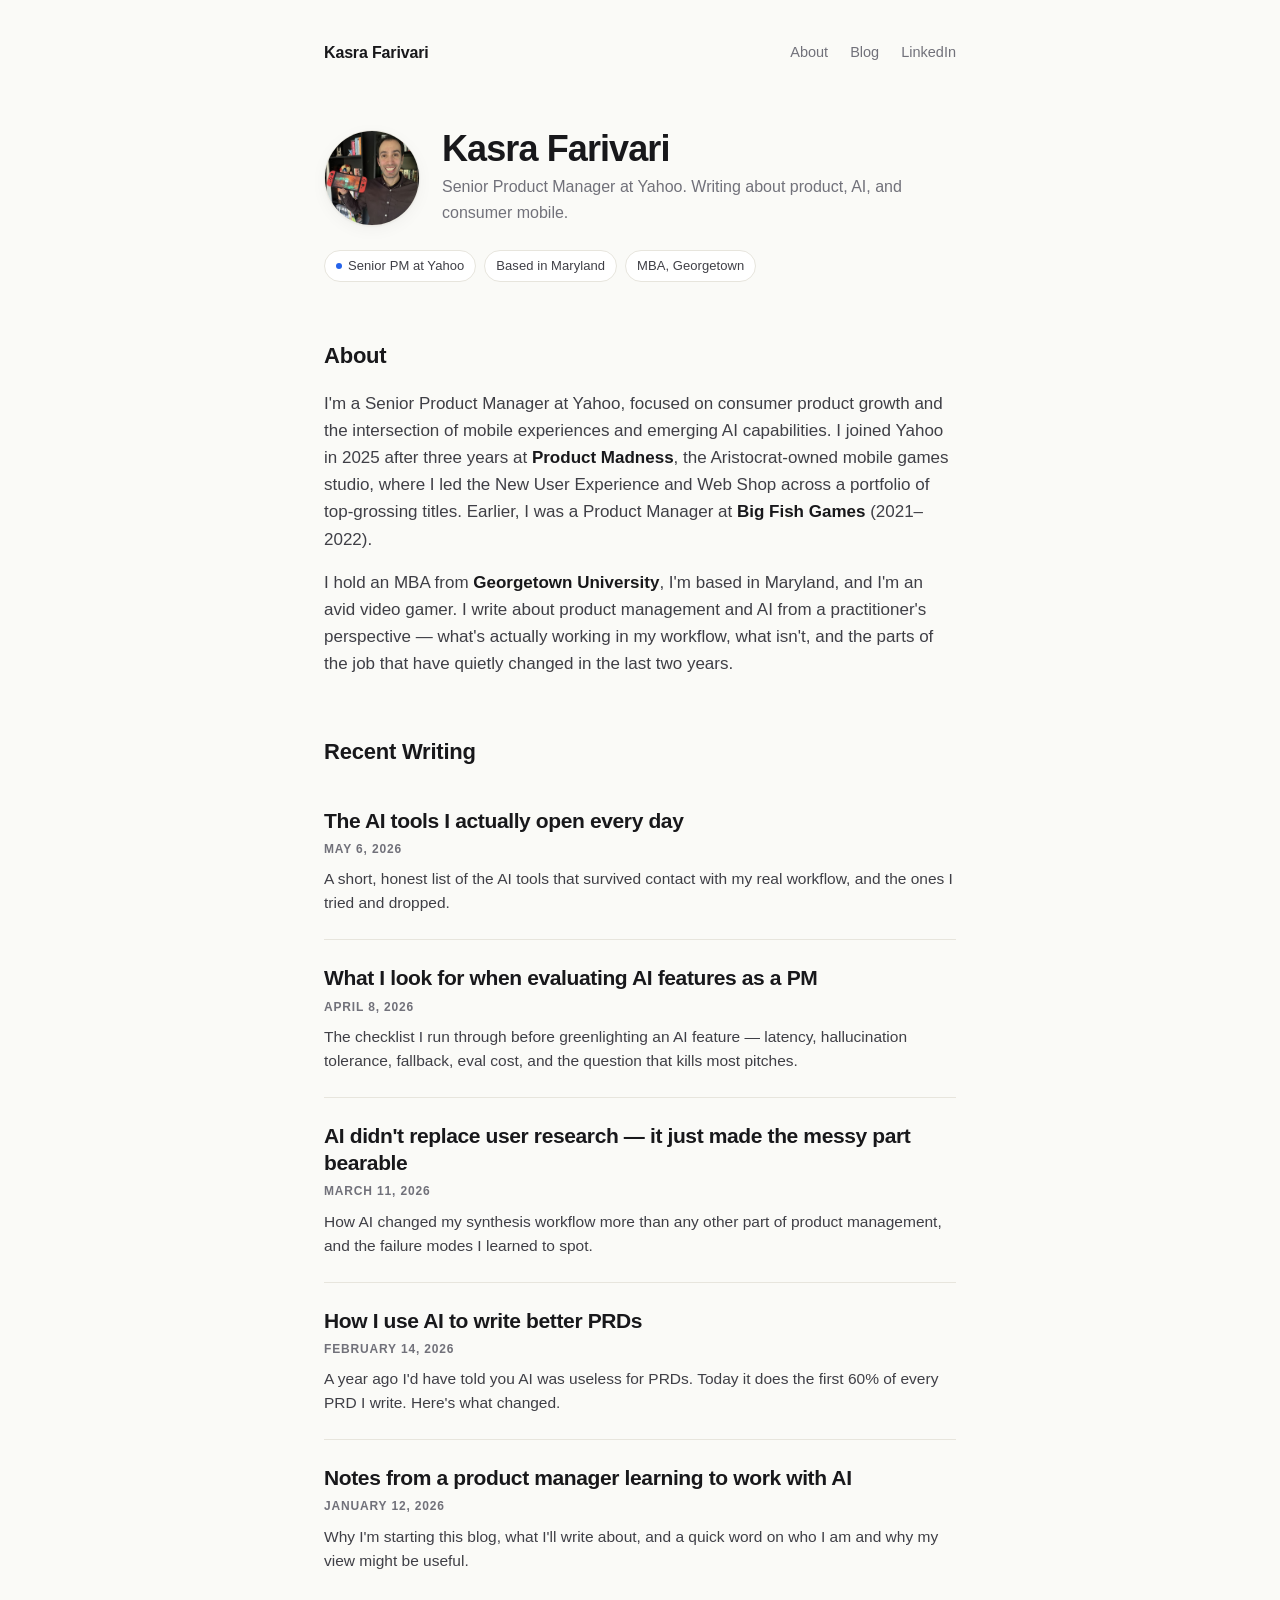
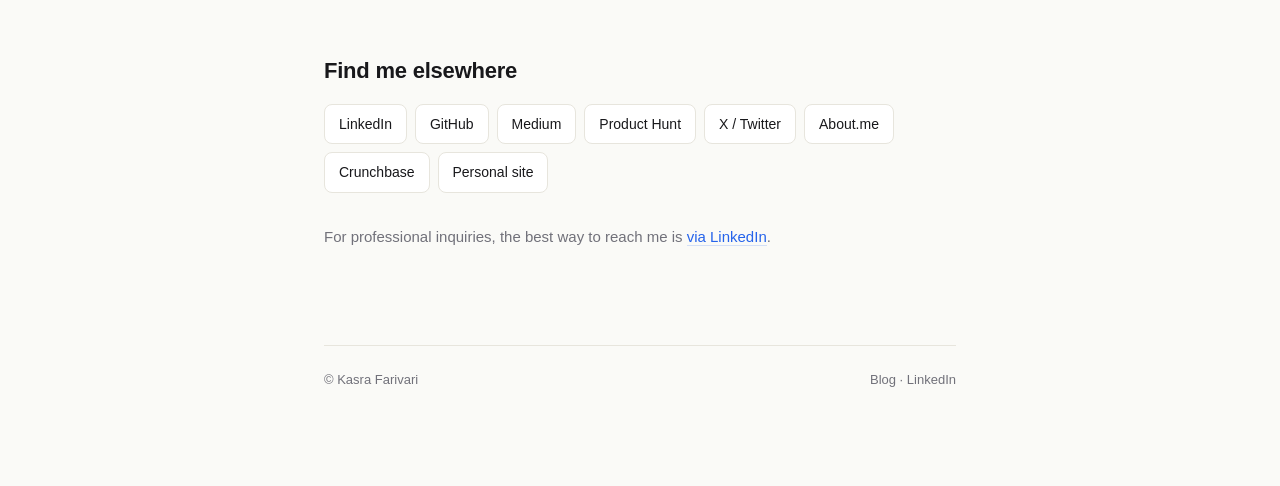
<file: index.html>
<!DOCTYPE html>
<html lang="en">
<head>
<meta charset="utf-8">
<meta name="viewport" content="width=device-width, initial-scale=1">
<title>Kasra Farivari — Senior Product Manager | Personal Site & Blog</title>
<meta name="description" content="Personal site of Kasra Farivari, a Senior Product Manager at Yahoo writing about product management, AI in product workflows, and consumer mobile.">
<link rel="canonical" href="https://kasrafarivari.org/">
<meta property="og:type" content="website">
<meta property="og:title" content="Kasra Farivari — Senior Product Manager">
<meta property="og:description" content="Personal site and blog of Kasra Farivari, Senior Product Manager at Yahoo.">
<meta property="og:url" content="https://kasrafarivari.org/">
<meta property="og:image" content="https://kasrafarivari.org/headshot.jpg">
<meta name="twitter:card" content="summary_large_image">
<link rel="stylesheet" href="/style.css">
<script type="application/ld+json">
{
  "@context": "https://schema.org",
  "@type": "Person",
  "name": "Kasra Farivari",
  "givenName": "Kasra",
  "familyName": "Farivari",
  "jobTitle": "Senior Product Manager",
  "worksFor": {
    "@type": "Organization",
    "name": "Yahoo"
  },
  "alumniOf": {
    "@type": "CollegeOrUniversity",
    "name": "Georgetown University"
  },
  "address": {
    "@type": "PostalAddress",
    "addressRegion": "MD",
    "addressCountry": "US"
  },
  "url": "https://kasrafarivari.org/",
  "image": "https://kasrafarivari.org/headshot.jpg",
  "description": "Senior Product Manager at Yahoo, focused on consumer product growth and AI in product workflows. Previously at Product Madness and Big Fish Games.",
  "sameAs": [
    "https://www.linkedin.com/in/kasrafarivari",
    "https://github.com/Kasrafarivari",
    "https://kasrafarivari.medium.com/",
    "https://www.producthunt.com/@kasrafarivari",
    "https://x.com/kasrafarivari",
    "https://about.me/kasrafarivari",
    "https://www.crunchbase.com/person/kasra-farivari-5fbb",
    "https://www.kasra-farivari.com"
  ]
}
</script>
</head>
<body>
<div class="container">

<header class="site">
  <div class="nav">
    <a href="/" class="brand">Kasra Farivari</a>
    <nav>
      <a href="/">About</a>
      <a href="/blog/">Blog</a>
      <a href="https://www.linkedin.com/in/kasrafarivari">LinkedIn</a>
    </nav>
  </div>
</header>

<main>

<section class="hero">
  <img class="headshot" src="/headshot.jpg" alt="Kasra Farivari">
  <div class="intro">
    <h1>Kasra Farivari</h1>
    <p class="tagline">Senior Product Manager at Yahoo. Writing about product, AI, and consumer mobile.</p>
  </div>
</section>

<div class="pills">
  <span class="pill"><span class="dot"></span>Senior PM at Yahoo</span>
  <span class="pill">Based in Maryland</span>
  <span class="pill">MBA, Georgetown</span>
</div>

<h2>About</h2>
<p>I'm a Senior Product Manager at Yahoo, focused on consumer product growth and the intersection of mobile experiences and emerging AI capabilities. I joined Yahoo in 2025 after three years at <strong>Product Madness</strong>, the Aristocrat-owned mobile games studio, where I led the New User Experience and Web Shop across a portfolio of top-grossing titles. Earlier, I was a Product Manager at <strong>Big Fish Games</strong> (2021–2022).</p>
<p>I hold an MBA from <strong>Georgetown University</strong>, I'm based in Maryland, and I'm an avid video gamer. I write about product management and AI from a practitioner's perspective — what's actually working in my workflow, what isn't, and the parts of the job that have quietly changed in the last two years.</p>

<h2>Recent Writing</h2>
<ul class="posts">
  <li>
    <a class="post-title" href="/blog/ai-tools-i-use-every-day/">The AI tools I actually open every day</a>
    <div class="post-meta">May 6, 2026</div>
    <p class="post-excerpt">A short, honest list of the AI tools that survived contact with my real workflow, and the ones I tried and dropped.</p>
  </li>
  <li>
    <a class="post-title" href="/blog/evaluating-ai-features/">What I look for when evaluating AI features as a PM</a>
    <div class="post-meta">April 8, 2026</div>
    <p class="post-excerpt">The checklist I run through before greenlighting an AI feature — latency, hallucination tolerance, fallback, eval cost, and the question that kills most pitches.</p>
  </li>
  <li>
    <a class="post-title" href="/blog/ai-user-research-synthesis/">AI didn't replace user research — it just made the messy part bearable</a>
    <div class="post-meta">March 11, 2026</div>
    <p class="post-excerpt">How AI changed my synthesis workflow more than any other part of product management, and the failure modes I learned to spot.</p>
  </li>
  <li>
    <a class="post-title" href="/blog/how-i-use-ai-to-write-better-prds/">How I use AI to write better PRDs</a>
    <div class="post-meta">February 14, 2026</div>
    <p class="post-excerpt">A year ago I'd have told you AI was useless for PRDs. Today it does the first 60% of every PRD I write. Here's what changed.</p>
  </li>
  <li>
    <a class="post-title" href="/blog/notes-from-a-pm-learning-ai/">Notes from a product manager learning to work with AI</a>
    <div class="post-meta">January 12, 2026</div>
    <p class="post-excerpt">Why I'm starting this blog, what I'll write about, and a quick word on who I am and why my view might be useful.</p>
  </li>
</ul>

<h2>Find me elsewhere</h2>
<ul class="profiles">
  <li><a href="https://www.linkedin.com/in/kasrafarivari">LinkedIn</a></li>
  <li><a href="https://github.com/Kasrafarivari">GitHub</a></li>
  <li><a href="https://kasrafarivari.medium.com/">Medium</a></li>
  <li><a href="https://www.producthunt.com/@kasrafarivari">Product Hunt</a></li>
  <li><a href="https://x.com/kasrafarivari">X / Twitter</a></li>
  <li><a href="https://about.me/kasrafarivari">About.me</a></li>
  <li><a href="https://www.crunchbase.com/person/kasra-farivari-5fbb">Crunchbase</a></li>
  <li><a href="https://kasra-farivari.com">Personal site</a></li>
</ul>

<p style="color:var(--muted); font-size:15px; margin-top:32px;">For professional inquiries, the best way to reach me is <a href="https://www.linkedin.com/in/kasrafarivari">via LinkedIn</a>.</p>

</main>

<footer class="site">
  <div>© Kasra Farivari</div>
  <div><a href="/blog/">Blog</a> · <a href="https://www.linkedin.com/in/kasrafarivari">LinkedIn</a></div>
</footer>

</div>
</body>
</html>
</file>
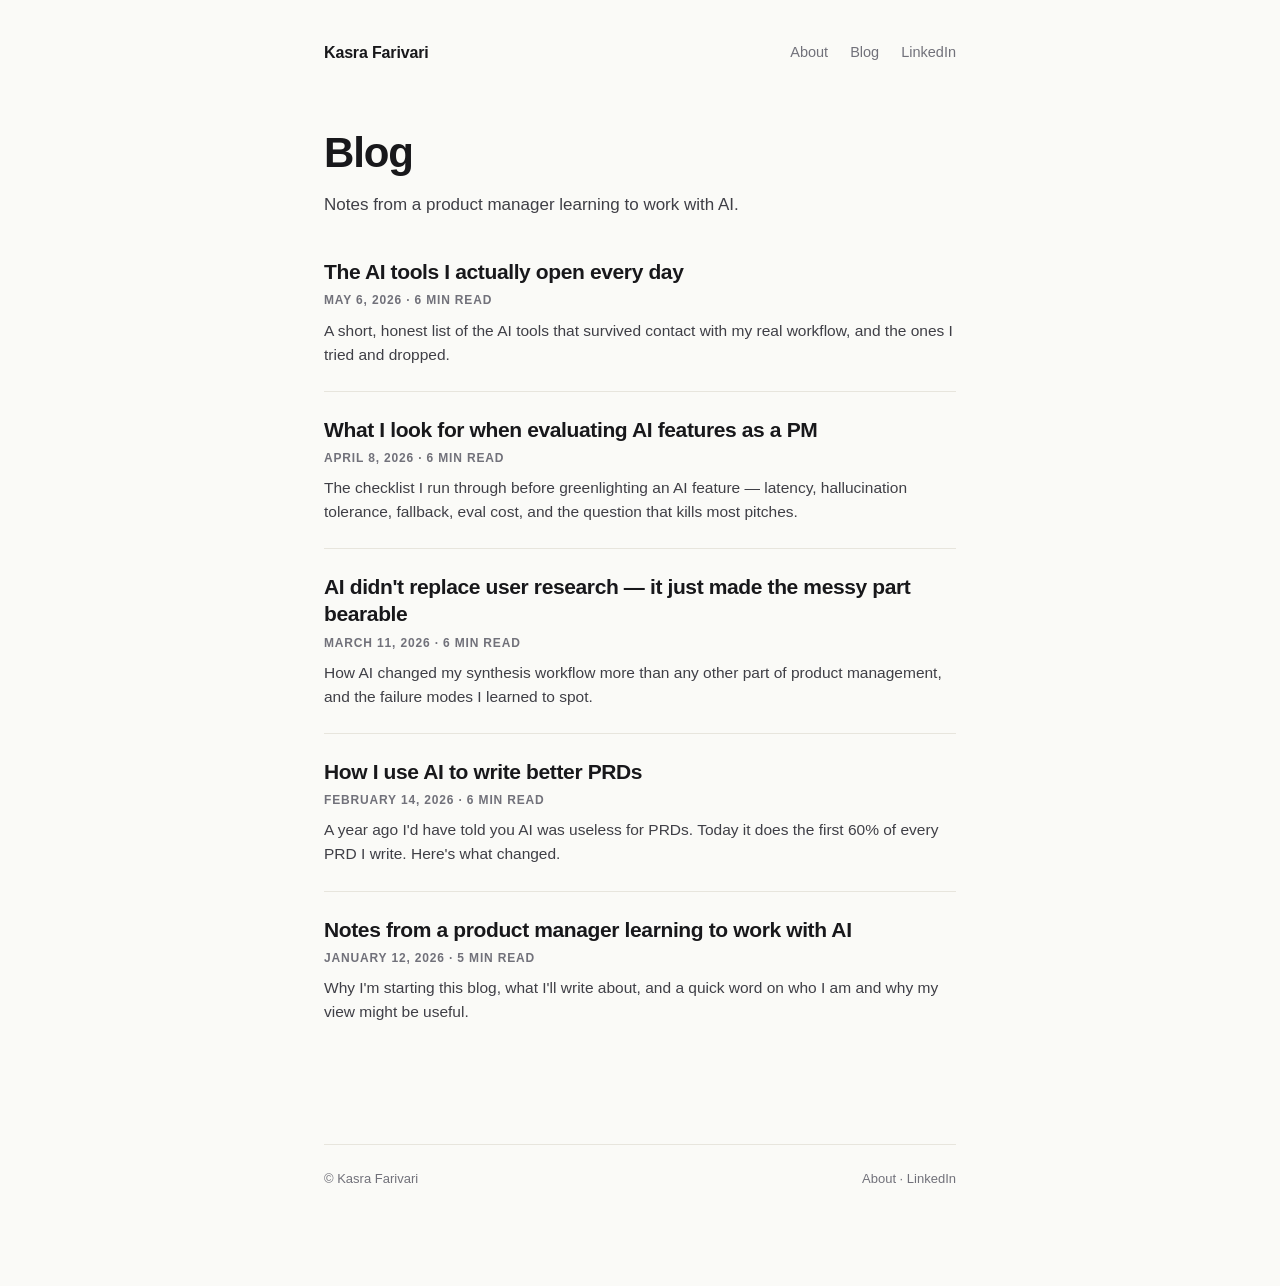
<file: blog/index.html>
<!DOCTYPE html>
<html lang="en">
<head>
<meta charset="utf-8">
<meta name="viewport" content="width=device-width, initial-scale=1">
<title>Blog — Kasra Farivari</title>
<meta name="description" content="Posts by Kasra Farivari on product management, AI in product workflows, user research, and consumer mobile.">
<link rel="canonical" href="https://kasrafarivari.org/blog/">
<meta property="og:type" content="website">
<meta property="og:title" content="Blog — Kasra Farivari">
<meta property="og:description" content="Posts on product management, AI, and consumer mobile.">
<meta property="og:url" content="https://kasrafarivari.org/blog/">
<link rel="stylesheet" href="/style.css">
<script type="application/ld+json">
{
  "@context": "https://schema.org",
  "@type": "Blog",
  "name": "Kasra Farivari — Blog",
  "url": "https://kasrafarivari.org/blog/",
  "author": {
    "@type": "Person",
    "name": "Kasra Farivari",
    "url": "https://kasrafarivari.org/"
  }
}
</script>
</head>
<body>
<div class="container">

<header class="site">
  <div class="nav">
    <a href="/" class="brand">Kasra Farivari</a>
    <nav>
      <a href="/">About</a>
      <a href="/blog/">Blog</a>
      <a href="https://www.linkedin.com/in/kasrafarivari">LinkedIn</a>
    </nav>
  </div>
</header>

<main>

<h1>Blog</h1>
<p class="tagline">Notes from a product manager learning to work with AI.</p>

<ul class="posts">
  <li>
    <a class="post-title" href="/blog/ai-tools-i-use-every-day/">The AI tools I actually open every day</a>
    <div class="post-meta">May 6, 2026 · 6 min read</div>
    <p class="post-excerpt">A short, honest list of the AI tools that survived contact with my real workflow, and the ones I tried and dropped.</p>
  </li>
  <li>
    <a class="post-title" href="/blog/evaluating-ai-features/">What I look for when evaluating AI features as a PM</a>
    <div class="post-meta">April 8, 2026 · 6 min read</div>
    <p class="post-excerpt">The checklist I run through before greenlighting an AI feature — latency, hallucination tolerance, fallback, eval cost, and the question that kills most pitches.</p>
  </li>
  <li>
    <a class="post-title" href="/blog/ai-user-research-synthesis/">AI didn't replace user research — it just made the messy part bearable</a>
    <div class="post-meta">March 11, 2026 · 6 min read</div>
    <p class="post-excerpt">How AI changed my synthesis workflow more than any other part of product management, and the failure modes I learned to spot.</p>
  </li>
  <li>
    <a class="post-title" href="/blog/how-i-use-ai-to-write-better-prds/">How I use AI to write better PRDs</a>
    <div class="post-meta">February 14, 2026 · 6 min read</div>
    <p class="post-excerpt">A year ago I'd have told you AI was useless for PRDs. Today it does the first 60% of every PRD I write. Here's what changed.</p>
  </li>
  <li>
    <a class="post-title" href="/blog/notes-from-a-pm-learning-ai/">Notes from a product manager learning to work with AI</a>
    <div class="post-meta">January 12, 2026 · 5 min read</div>
    <p class="post-excerpt">Why I'm starting this blog, what I'll write about, and a quick word on who I am and why my view might be useful.</p>
  </li>
</ul>

</main>

<footer class="site">
  <div>© Kasra Farivari</div>
  <div><a href="/">About</a> · <a href="https://www.linkedin.com/in/kasrafarivari">LinkedIn</a></div>
</footer>

</div>
</body>
</html>
</file>
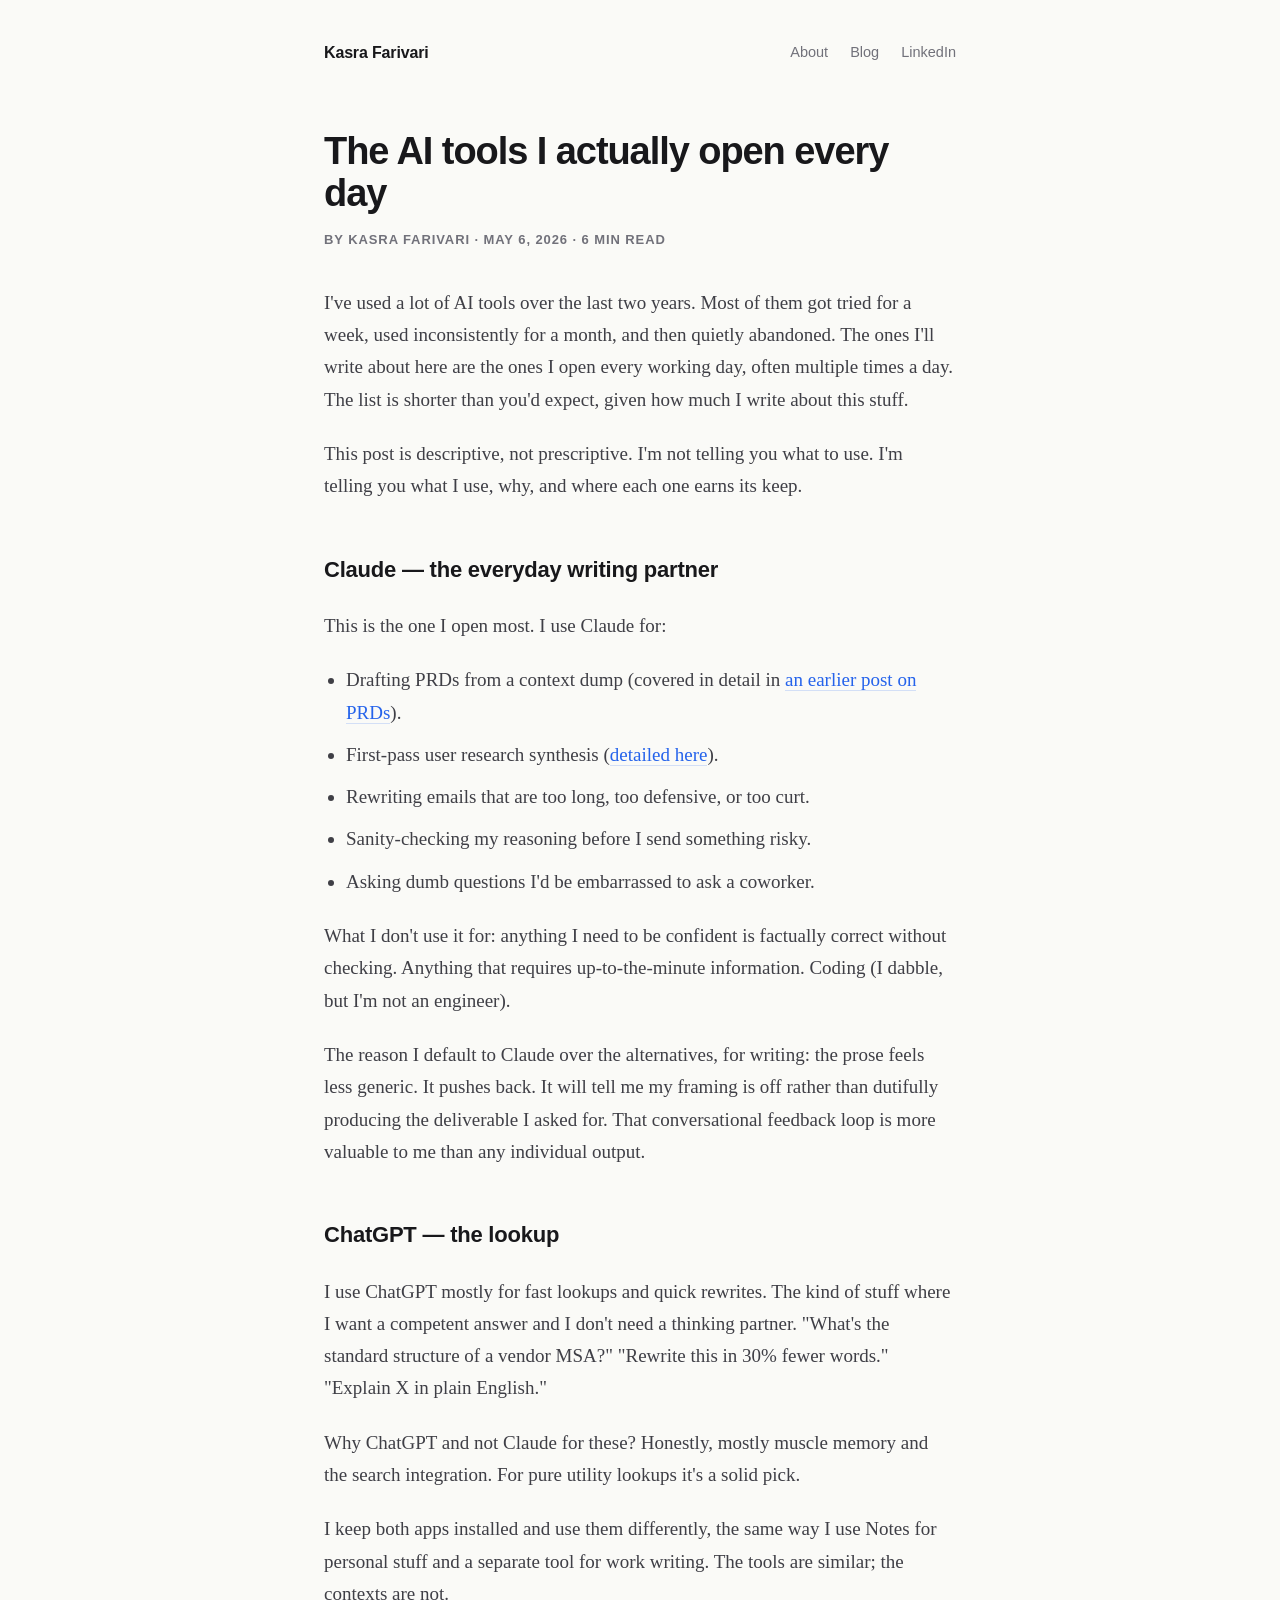
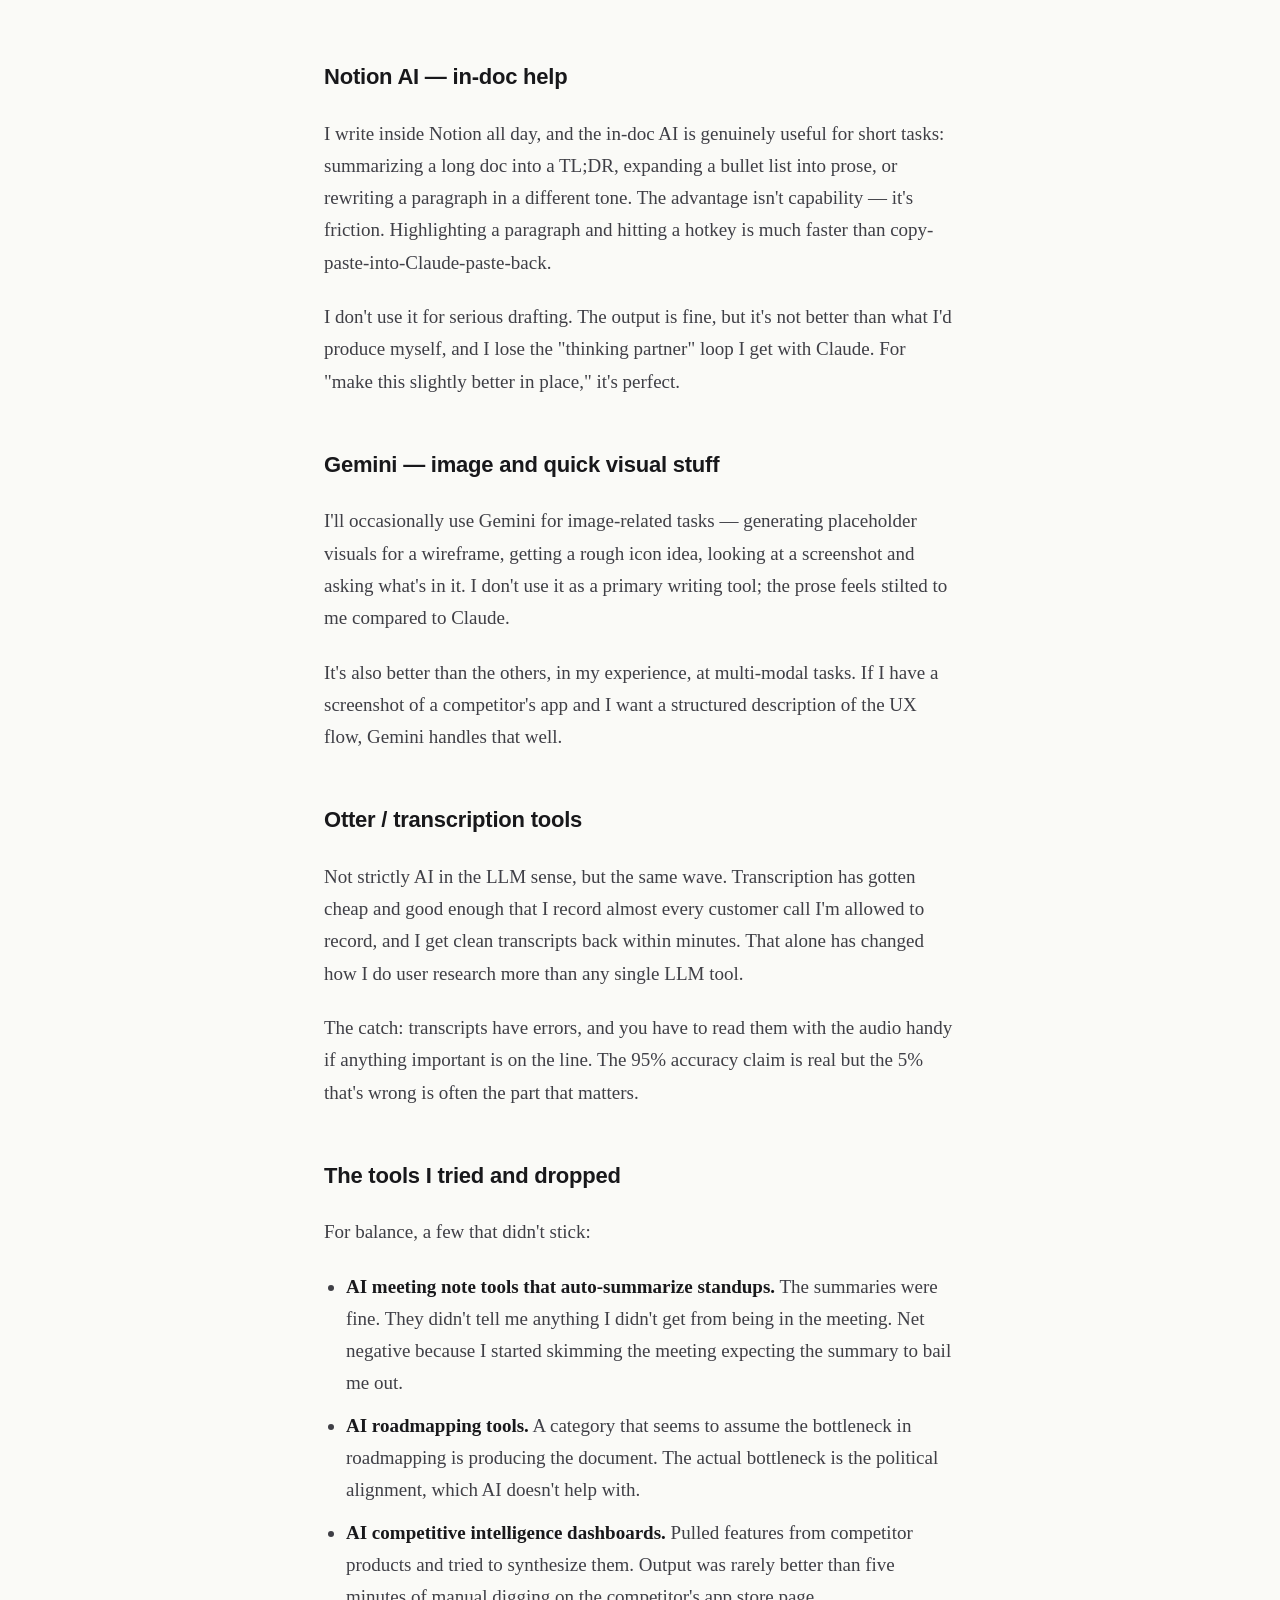
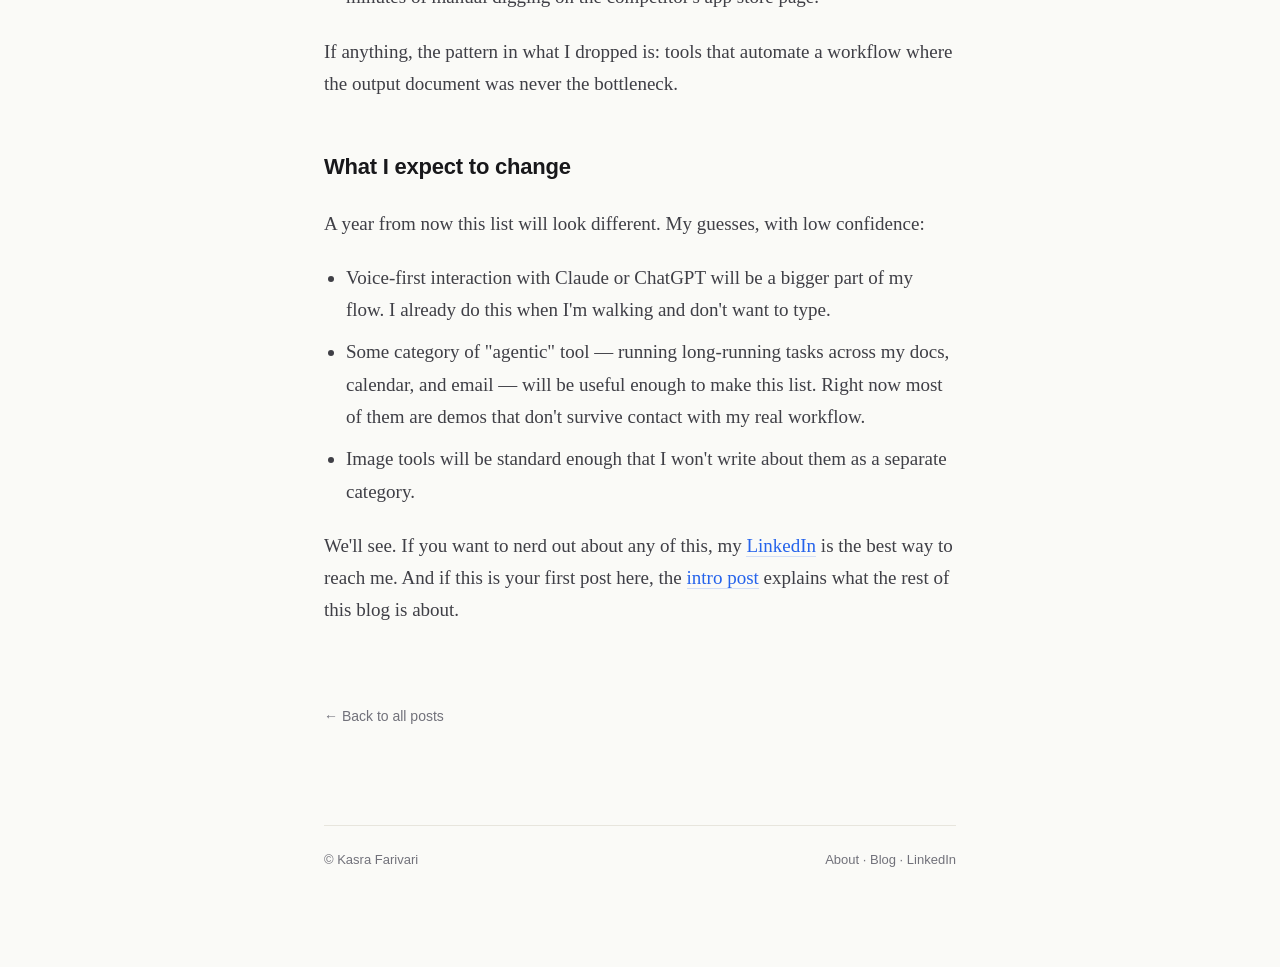
<file: blog/ai-tools-i-use-every-day/index.html>
<!DOCTYPE html>
<html lang="en">
<head>
<meta charset="utf-8">
<meta name="viewport" content="width=device-width, initial-scale=1">
<title>The AI tools I actually open every day — Kasra Farivari</title>
<meta name="description" content="A short, honest list of the AI tools that survived contact with my real workflow as a product manager — and the ones I tried and dropped.">
<link rel="canonical" href="https://kasrafarivari.org/blog/ai-tools-i-use-every-day/">
<meta property="og:type" content="article">
<meta property="og:title" content="The AI tools I actually open every day">
<meta property="og:description" content="The tools that survived contact with my real workflow.">
<meta property="og:url" content="https://kasrafarivari.org/blog/ai-tools-i-use-every-day/">
<meta property="article:published_time" content="2026-05-06">
<meta property="article:author" content="Kasra Farivari">
<link rel="stylesheet" href="/style.css">
<script type="application/ld+json">
{
  "@context": "https://schema.org",
  "@type": "BlogPosting",
  "headline": "The AI tools I actually open every day",
  "datePublished": "2026-05-06",
  "dateModified": "2026-05-06",
  "author": { "@type": "Person", "name": "Kasra Farivari", "url": "https://kasrafarivari.org/" },
  "publisher": { "@type": "Person", "name": "Kasra Farivari" },
  "mainEntityOfPage": "https://kasrafarivari.org/blog/ai-tools-i-use-every-day/",
  "url": "https://kasrafarivari.org/blog/ai-tools-i-use-every-day/",
  "description": "A short, honest list of the AI tools that survived contact with my real workflow."
}
</script>
</head>
<body>
<div class="container">

<header class="site">
  <div class="nav">
    <a href="/" class="brand">Kasra Farivari</a>
    <nav>
      <a href="/">About</a>
      <a href="/blog/">Blog</a>
      <a href="https://www.linkedin.com/in/kasrafarivari">LinkedIn</a>
    </nav>
  </div>
</header>

<main>
<article class="post">
<header class="post-header">
  <h1>The AI tools I actually open every day</h1>
  <div class="post-meta">By Kasra Farivari · May 6, 2026 · 6 min read</div>
</header>

<p>I've used a lot of AI tools over the last two years. Most of them got tried for a week, used inconsistently for a month, and then quietly abandoned. The ones I'll write about here are the ones I open every working day, often multiple times a day. The list is shorter than you'd expect, given how much I write about this stuff.</p>

<p>This post is descriptive, not prescriptive. I'm not telling you what to use. I'm telling you what I use, why, and where each one earns its keep.</p>

<h2>Claude — the everyday writing partner</h2>

<p>This is the one I open most. I use Claude for:</p>

<ul>
<li>Drafting PRDs from a context dump (covered in detail in <a href="/blog/how-i-use-ai-to-write-better-prds/">an earlier post on PRDs</a>).</li>
<li>First-pass user research synthesis (<a href="/blog/ai-user-research-synthesis/">detailed here</a>).</li>
<li>Rewriting emails that are too long, too defensive, or too curt.</li>
<li>Sanity-checking my reasoning before I send something risky.</li>
<li>Asking dumb questions I'd be embarrassed to ask a coworker.</li>
</ul>

<p>What I don't use it for: anything I need to be confident is factually correct without checking. Anything that requires up-to-the-minute information. Coding (I dabble, but I'm not an engineer).</p>

<p>The reason I default to Claude over the alternatives, for writing: the prose feels less generic. It pushes back. It will tell me my framing is off rather than dutifully producing the deliverable I asked for. That conversational feedback loop is more valuable to me than any individual output.</p>

<h2>ChatGPT — the lookup</h2>

<p>I use ChatGPT mostly for fast lookups and quick rewrites. The kind of stuff where I want a competent answer and I don't need a thinking partner. "What's the standard structure of a vendor MSA?" "Rewrite this in 30% fewer words." "Explain X in plain English."</p>

<p>Why ChatGPT and not Claude for these? Honestly, mostly muscle memory and the search integration. For pure utility lookups it's a solid pick.</p>

<p>I keep both apps installed and use them differently, the same way I use Notes for personal stuff and a separate tool for work writing. The tools are similar; the contexts are not.</p>

<h2>Notion AI — in-doc help</h2>

<p>I write inside Notion all day, and the in-doc AI is genuinely useful for short tasks: summarizing a long doc into a TL;DR, expanding a bullet list into prose, or rewriting a paragraph in a different tone. The advantage isn't capability — it's friction. Highlighting a paragraph and hitting a hotkey is much faster than copy-paste-into-Claude-paste-back.</p>

<p>I don't use it for serious drafting. The output is fine, but it's not better than what I'd produce myself, and I lose the "thinking partner" loop I get with Claude. For "make this slightly better in place," it's perfect.</p>

<h2>Gemini — image and quick visual stuff</h2>

<p>I'll occasionally use Gemini for image-related tasks — generating placeholder visuals for a wireframe, getting a rough icon idea, looking at a screenshot and asking what's in it. I don't use it as a primary writing tool; the prose feels stilted to me compared to Claude.</p>

<p>It's also better than the others, in my experience, at multi-modal tasks. If I have a screenshot of a competitor's app and I want a structured description of the UX flow, Gemini handles that well.</p>

<h2>Otter / transcription tools</h2>

<p>Not strictly AI in the LLM sense, but the same wave. Transcription has gotten cheap and good enough that I record almost every customer call I'm allowed to record, and I get clean transcripts back within minutes. That alone has changed how I do user research more than any single LLM tool.</p>

<p>The catch: transcripts have errors, and you have to read them with the audio handy if anything important is on the line. The 95% accuracy claim is real but the 5% that's wrong is often the part that matters.</p>

<h2>The tools I tried and dropped</h2>

<p>For balance, a few that didn't stick:</p>

<ul>
<li><strong>AI meeting note tools that auto-summarize standups.</strong> The summaries were fine. They didn't tell me anything I didn't get from being in the meeting. Net negative because I started skimming the meeting expecting the summary to bail me out.</li>
<li><strong>AI roadmapping tools.</strong> A category that seems to assume the bottleneck in roadmapping is producing the document. The actual bottleneck is the political alignment, which AI doesn't help with.</li>
<li><strong>AI competitive intelligence dashboards.</strong> Pulled features from competitor products and tried to synthesize them. Output was rarely better than five minutes of manual digging on the competitor's app store page.</li>
</ul>

<p>If anything, the pattern in what I dropped is: tools that automate a workflow where the output document was never the bottleneck.</p>

<h2>What I expect to change</h2>

<p>A year from now this list will look different. My guesses, with low confidence:</p>

<ul>
<li>Voice-first interaction with Claude or ChatGPT will be a bigger part of my flow. I already do this when I'm walking and don't want to type.</li>
<li>Some category of "agentic" tool — running long-running tasks across my docs, calendar, and email — will be useful enough to make this list. Right now most of them are demos that don't survive contact with my real workflow.</li>
<li>Image tools will be standard enough that I won't write about them as a separate category.</li>
</ul>

<p>We'll see. If you want to nerd out about any of this, my <a href="https://www.linkedin.com/in/kasrafarivari">LinkedIn</a> is the best way to reach me. And if this is your first post here, the <a href="/blog/notes-from-a-pm-learning-ai/">intro post</a> explains what the rest of this blog is about.</p>

</article>

<a class="back-link" href="/blog/">← Back to all posts</a>

</main>

<footer class="site">
  <div>© Kasra Farivari</div>
  <div><a href="/">About</a> · <a href="/blog/">Blog</a> · <a href="https://www.linkedin.com/in/kasrafarivari">LinkedIn</a></div>
</footer>

</div>
</body>
</html>
</file>
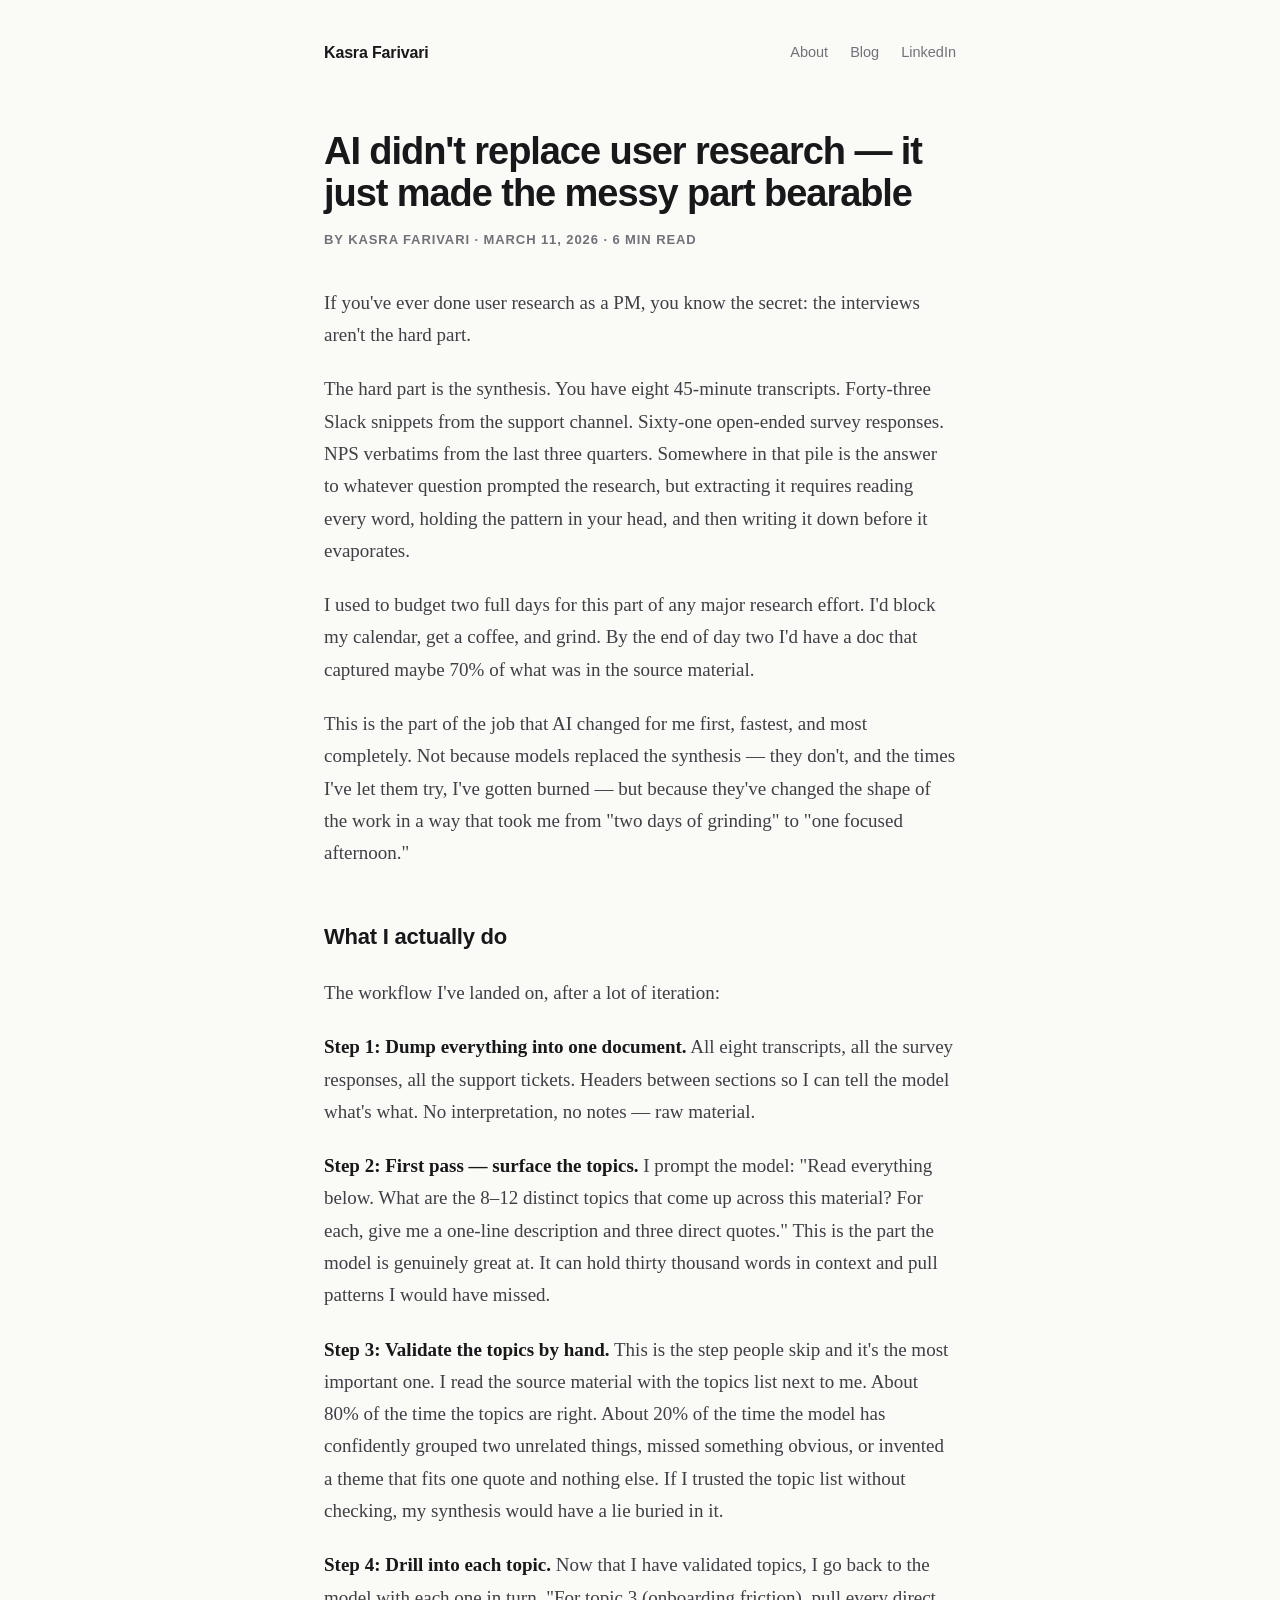
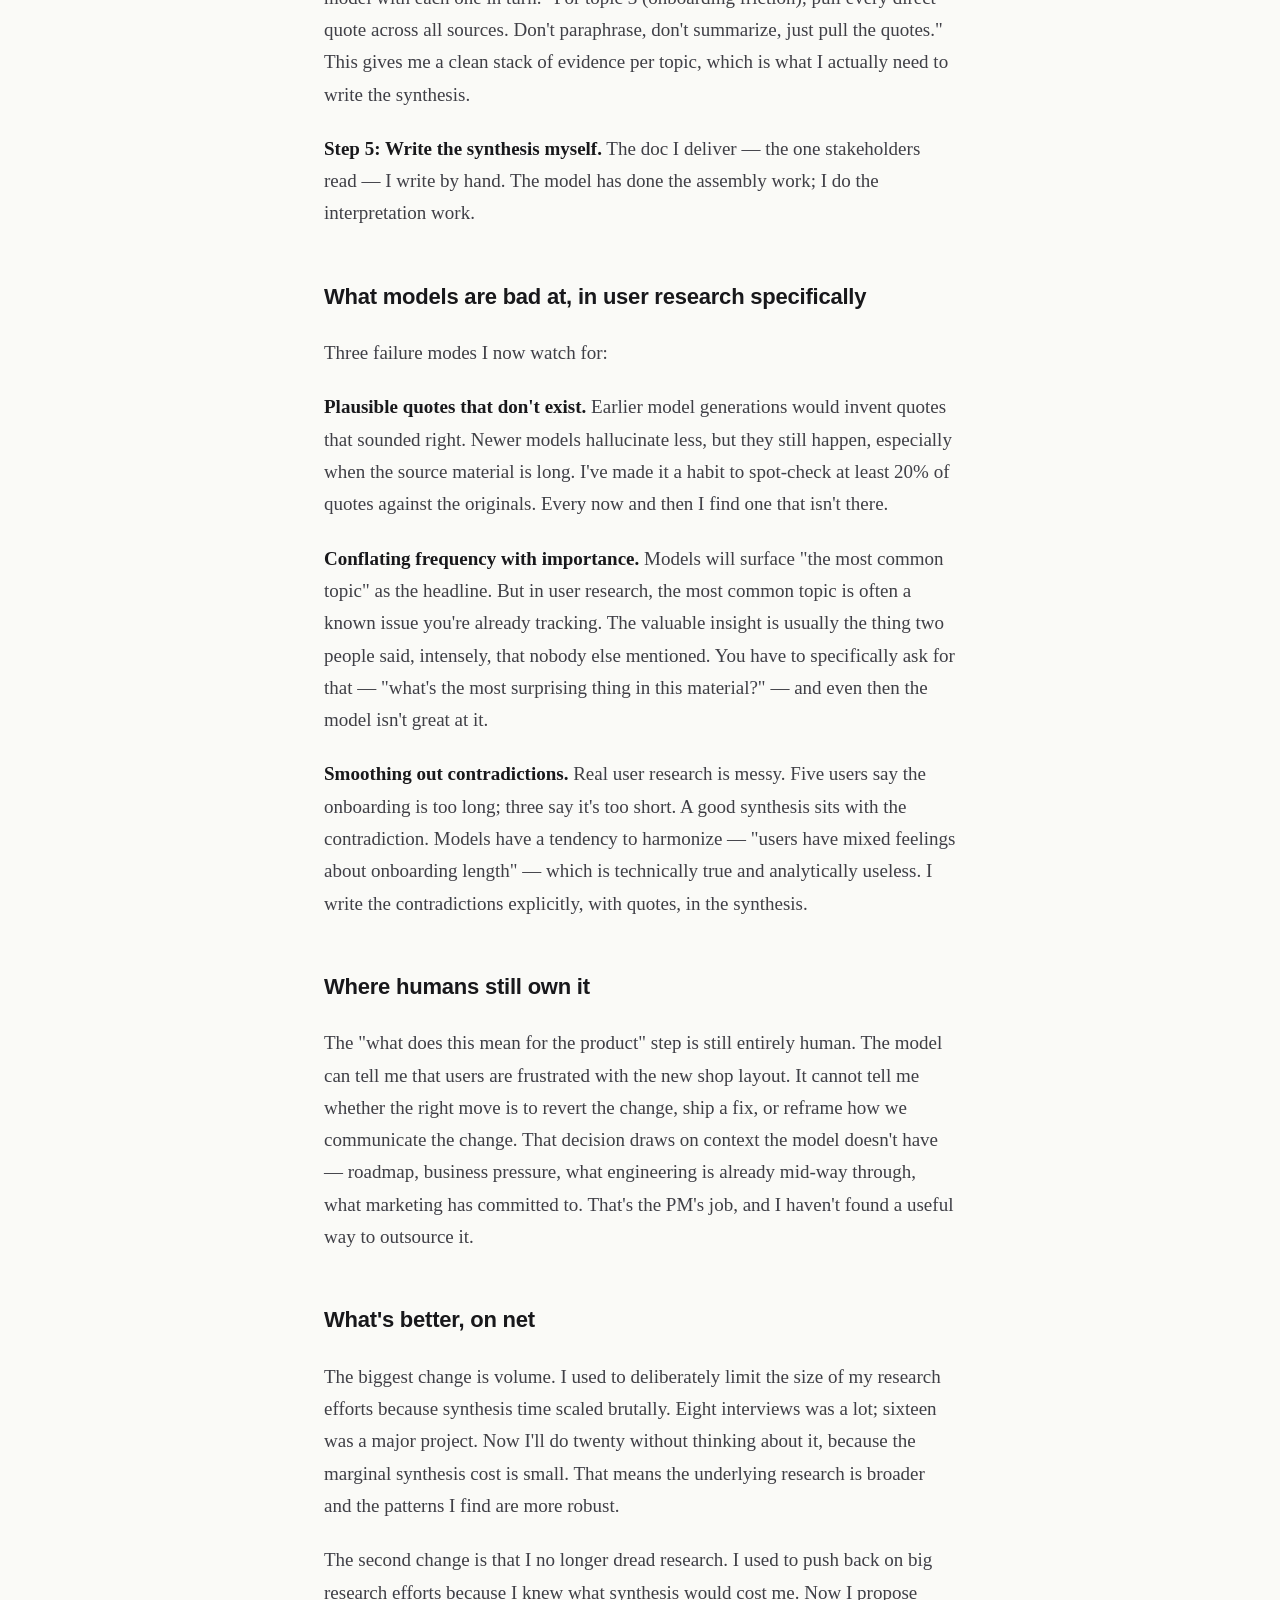
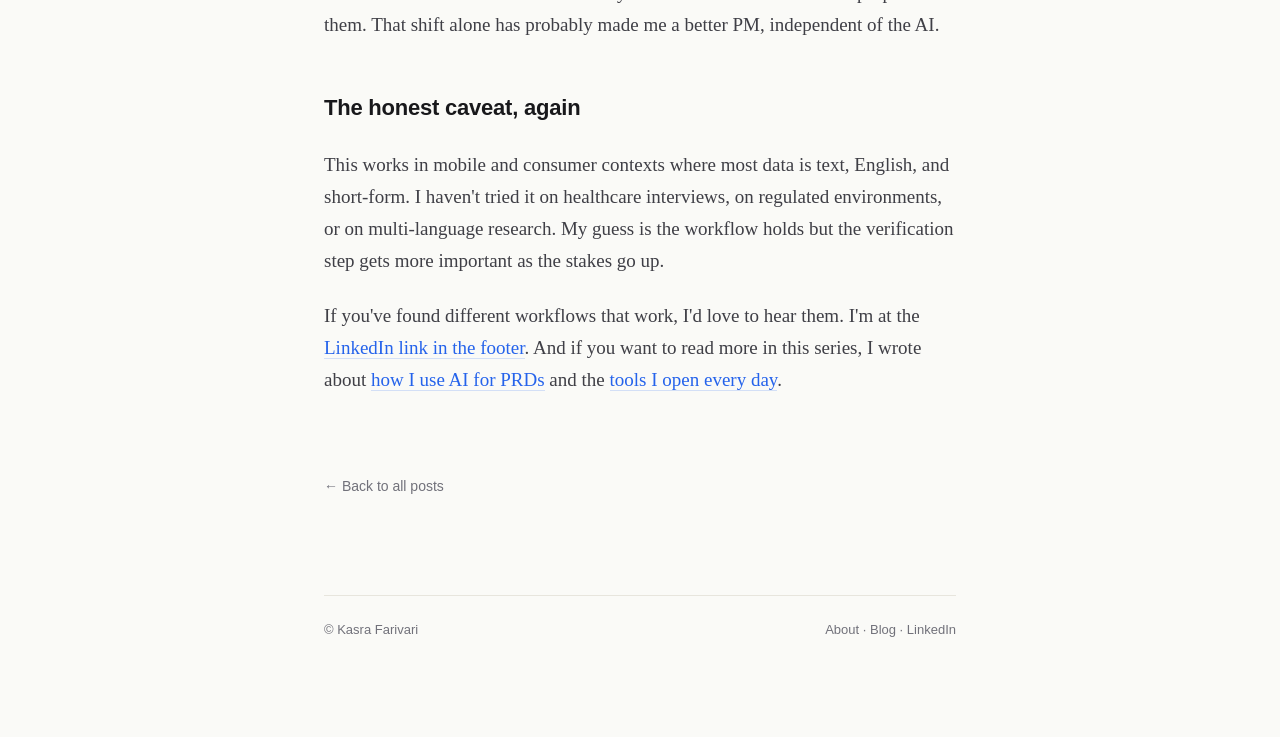
<file: blog/ai-user-research-synthesis/index.html>
<!DOCTYPE html>
<html lang="en">
<head>
<meta charset="utf-8">
<meta name="viewport" content="width=device-width, initial-scale=1">
<title>AI didn't replace user research — it just made the messy part bearable — Kasra Farivari</title>
<meta name="description" content="How AI changed my user research synthesis workflow more than any other part of product management, and the failure modes I learned to spot.">
<link rel="canonical" href="https://kasrafarivari.org/blog/ai-user-research-synthesis/">
<meta property="og:type" content="article">
<meta property="og:title" content="AI didn't replace user research — it just made the messy part bearable">
<meta property="og:description" content="How AI changed my synthesis workflow, and the failure modes to watch for.">
<meta property="og:url" content="https://kasrafarivari.org/blog/ai-user-research-synthesis/">
<meta property="article:published_time" content="2026-03-11">
<meta property="article:author" content="Kasra Farivari">
<link rel="stylesheet" href="/style.css">
<script type="application/ld+json">
{
  "@context": "https://schema.org",
  "@type": "BlogPosting",
  "headline": "AI didn't replace user research — it just made the messy part bearable",
  "datePublished": "2026-03-11",
  "dateModified": "2026-03-11",
  "author": { "@type": "Person", "name": "Kasra Farivari", "url": "https://kasrafarivari.org/" },
  "publisher": { "@type": "Person", "name": "Kasra Farivari" },
  "mainEntityOfPage": "https://kasrafarivari.org/blog/ai-user-research-synthesis/",
  "url": "https://kasrafarivari.org/blog/ai-user-research-synthesis/",
  "description": "How AI changed my user research synthesis workflow, and the failure modes I learned to spot."
}
</script>
</head>
<body>
<div class="container">

<header class="site">
  <div class="nav">
    <a href="/" class="brand">Kasra Farivari</a>
    <nav>
      <a href="/">About</a>
      <a href="/blog/">Blog</a>
      <a href="https://www.linkedin.com/in/kasrafarivari">LinkedIn</a>
    </nav>
  </div>
</header>

<main>
<article class="post">
<header class="post-header">
  <h1>AI didn't replace user research — it just made the messy part bearable</h1>
  <div class="post-meta">By Kasra Farivari · March 11, 2026 · 6 min read</div>
</header>

<p>If you've ever done user research as a PM, you know the secret: the interviews aren't the hard part.</p>

<p>The hard part is the synthesis. You have eight 45-minute transcripts. Forty-three Slack snippets from the support channel. Sixty-one open-ended survey responses. NPS verbatims from the last three quarters. Somewhere in that pile is the answer to whatever question prompted the research, but extracting it requires reading every word, holding the pattern in your head, and then writing it down before it evaporates.</p>

<p>I used to budget two full days for this part of any major research effort. I'd block my calendar, get a coffee, and grind. By the end of day two I'd have a doc that captured maybe 70% of what was in the source material.</p>

<p>This is the part of the job that AI changed for me first, fastest, and most completely. Not because models replaced the synthesis — they don't, and the times I've let them try, I've gotten burned — but because they've changed the shape of the work in a way that took me from "two days of grinding" to "one focused afternoon."</p>

<h2>What I actually do</h2>

<p>The workflow I've landed on, after a lot of iteration:</p>

<p><strong>Step 1: Dump everything into one document.</strong> All eight transcripts, all the survey responses, all the support tickets. Headers between sections so I can tell the model what's what. No interpretation, no notes — raw material.</p>

<p><strong>Step 2: First pass — surface the topics.</strong> I prompt the model: "Read everything below. What are the 8–12 distinct topics that come up across this material? For each, give me a one-line description and three direct quotes." This is the part the model is genuinely great at. It can hold thirty thousand words in context and pull patterns I would have missed.</p>

<p><strong>Step 3: Validate the topics by hand.</strong> This is the step people skip and it's the most important one. I read the source material with the topics list next to me. About 80% of the time the topics are right. About 20% of the time the model has confidently grouped two unrelated things, missed something obvious, or invented a theme that fits one quote and nothing else. If I trusted the topic list without checking, my synthesis would have a lie buried in it.</p>

<p><strong>Step 4: Drill into each topic.</strong> Now that I have validated topics, I go back to the model with each one in turn. "For topic 3 (onboarding friction), pull every direct quote across all sources. Don't paraphrase, don't summarize, just pull the quotes." This gives me a clean stack of evidence per topic, which is what I actually need to write the synthesis.</p>

<p><strong>Step 5: Write the synthesis myself.</strong> The doc I deliver — the one stakeholders read — I write by hand. The model has done the assembly work; I do the interpretation work.</p>

<h2>What models are bad at, in user research specifically</h2>

<p>Three failure modes I now watch for:</p>

<p><strong>Plausible quotes that don't exist.</strong> Earlier model generations would invent quotes that sounded right. Newer models hallucinate less, but they still happen, especially when the source material is long. I've made it a habit to spot-check at least 20% of quotes against the originals. Every now and then I find one that isn't there.</p>

<p><strong>Conflating frequency with importance.</strong> Models will surface "the most common topic" as the headline. But in user research, the most common topic is often a known issue you're already tracking. The valuable insight is usually the thing two people said, intensely, that nobody else mentioned. You have to specifically ask for that — "what's the most surprising thing in this material?" — and even then the model isn't great at it.</p>

<p><strong>Smoothing out contradictions.</strong> Real user research is messy. Five users say the onboarding is too long; three say it's too short. A good synthesis sits with the contradiction. Models have a tendency to harmonize — "users have mixed feelings about onboarding length" — which is technically true and analytically useless. I write the contradictions explicitly, with quotes, in the synthesis.</p>

<h2>Where humans still own it</h2>

<p>The "what does this mean for the product" step is still entirely human. The model can tell me that users are frustrated with the new shop layout. It cannot tell me whether the right move is to revert the change, ship a fix, or reframe how we communicate the change. That decision draws on context the model doesn't have — roadmap, business pressure, what engineering is already mid-way through, what marketing has committed to. That's the PM's job, and I haven't found a useful way to outsource it.</p>

<h2>What's better, on net</h2>

<p>The biggest change is volume. I used to deliberately limit the size of my research efforts because synthesis time scaled brutally. Eight interviews was a lot; sixteen was a major project. Now I'll do twenty without thinking about it, because the marginal synthesis cost is small. That means the underlying research is broader and the patterns I find are more robust.</p>

<p>The second change is that I no longer dread research. I used to push back on big research efforts because I knew what synthesis would cost me. Now I propose them. That shift alone has probably made me a better PM, independent of the AI.</p>

<h2>The honest caveat, again</h2>

<p>This works in mobile and consumer contexts where most data is text, English, and short-form. I haven't tried it on healthcare interviews, on regulated environments, or on multi-language research. My guess is the workflow holds but the verification step gets more important as the stakes go up.</p>

<p>If you've found different workflows that work, I'd love to hear them. I'm at the <a href="https://www.linkedin.com/in/kasrafarivari">LinkedIn link in the footer</a>. And if you want to read more in this series, I wrote about <a href="/blog/how-i-use-ai-to-write-better-prds/">how I use AI for PRDs</a> and the <a href="/blog/ai-tools-i-use-every-day/">tools I open every day</a>.</p>

</article>

<a class="back-link" href="/blog/">← Back to all posts</a>

</main>

<footer class="site">
  <div>© Kasra Farivari</div>
  <div><a href="/">About</a> · <a href="/blog/">Blog</a> · <a href="https://www.linkedin.com/in/kasrafarivari">LinkedIn</a></div>
</footer>

</div>
</body>
</html>
</file>
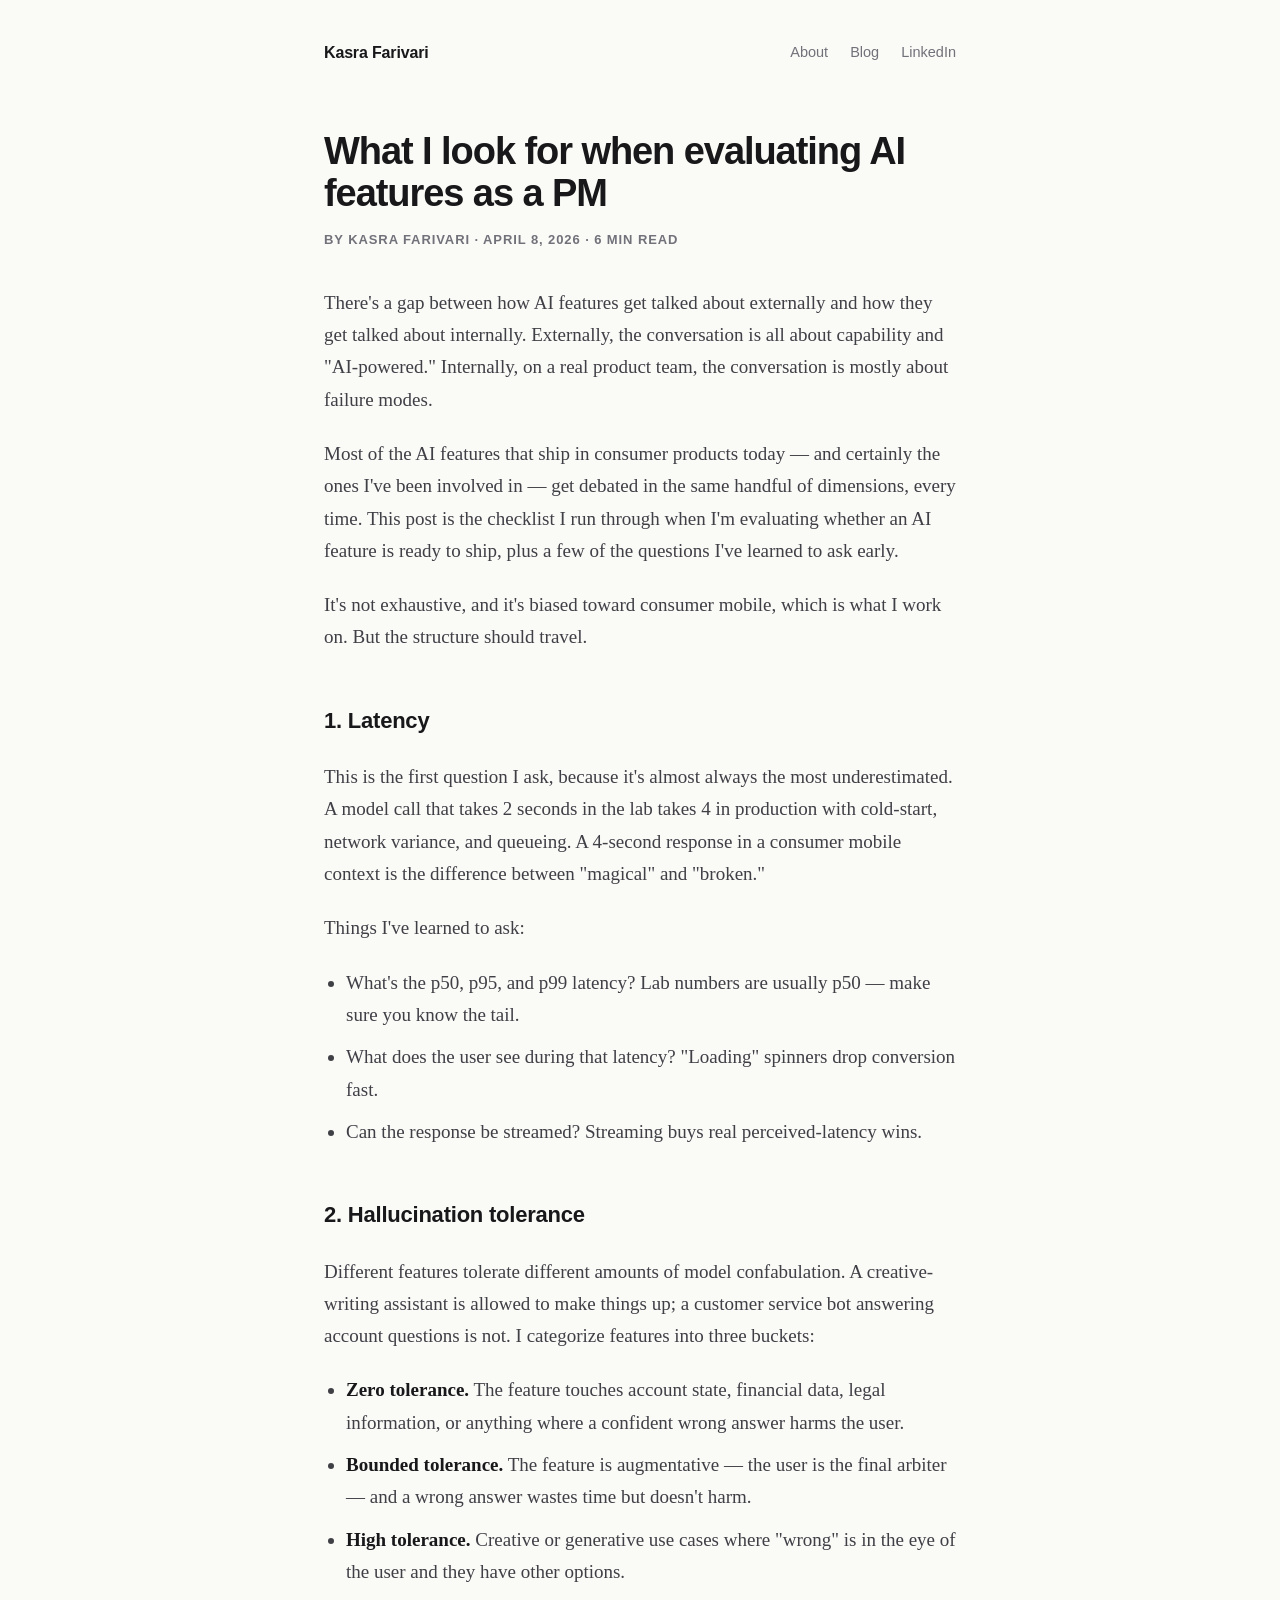
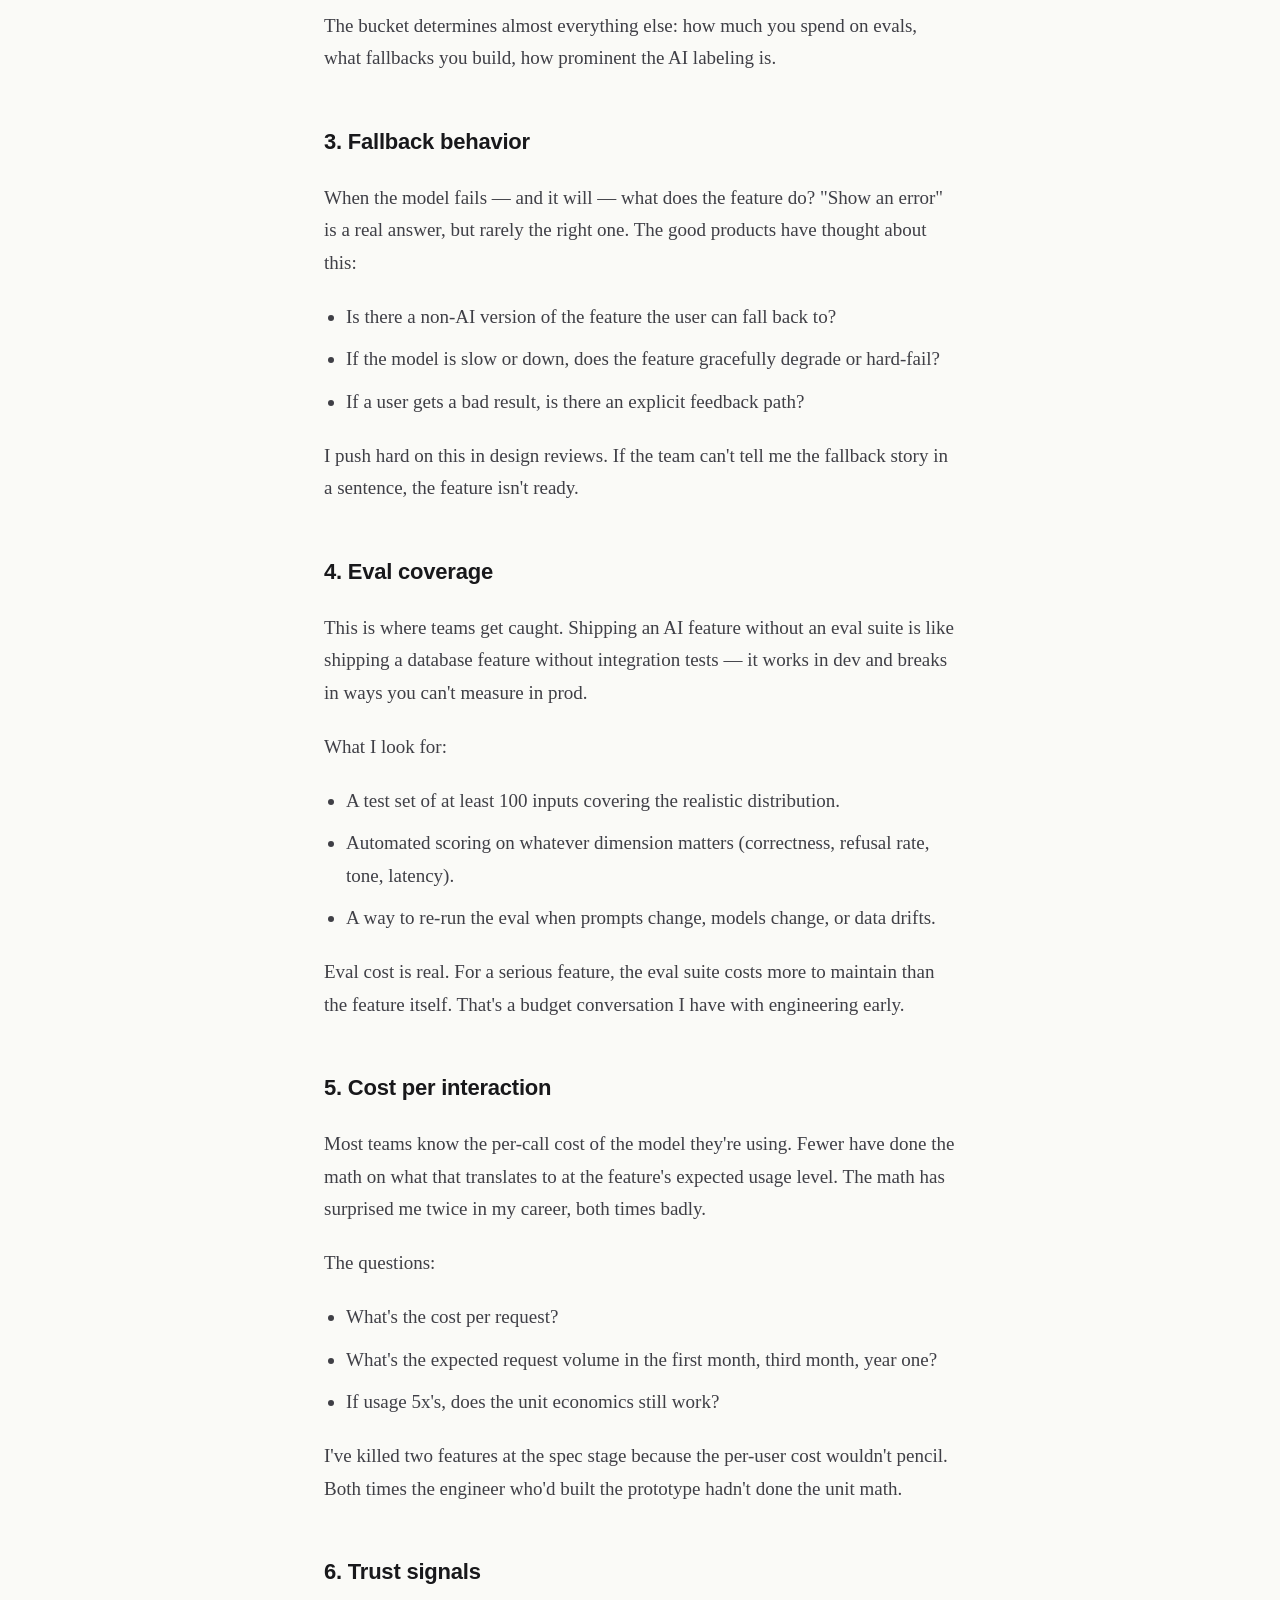
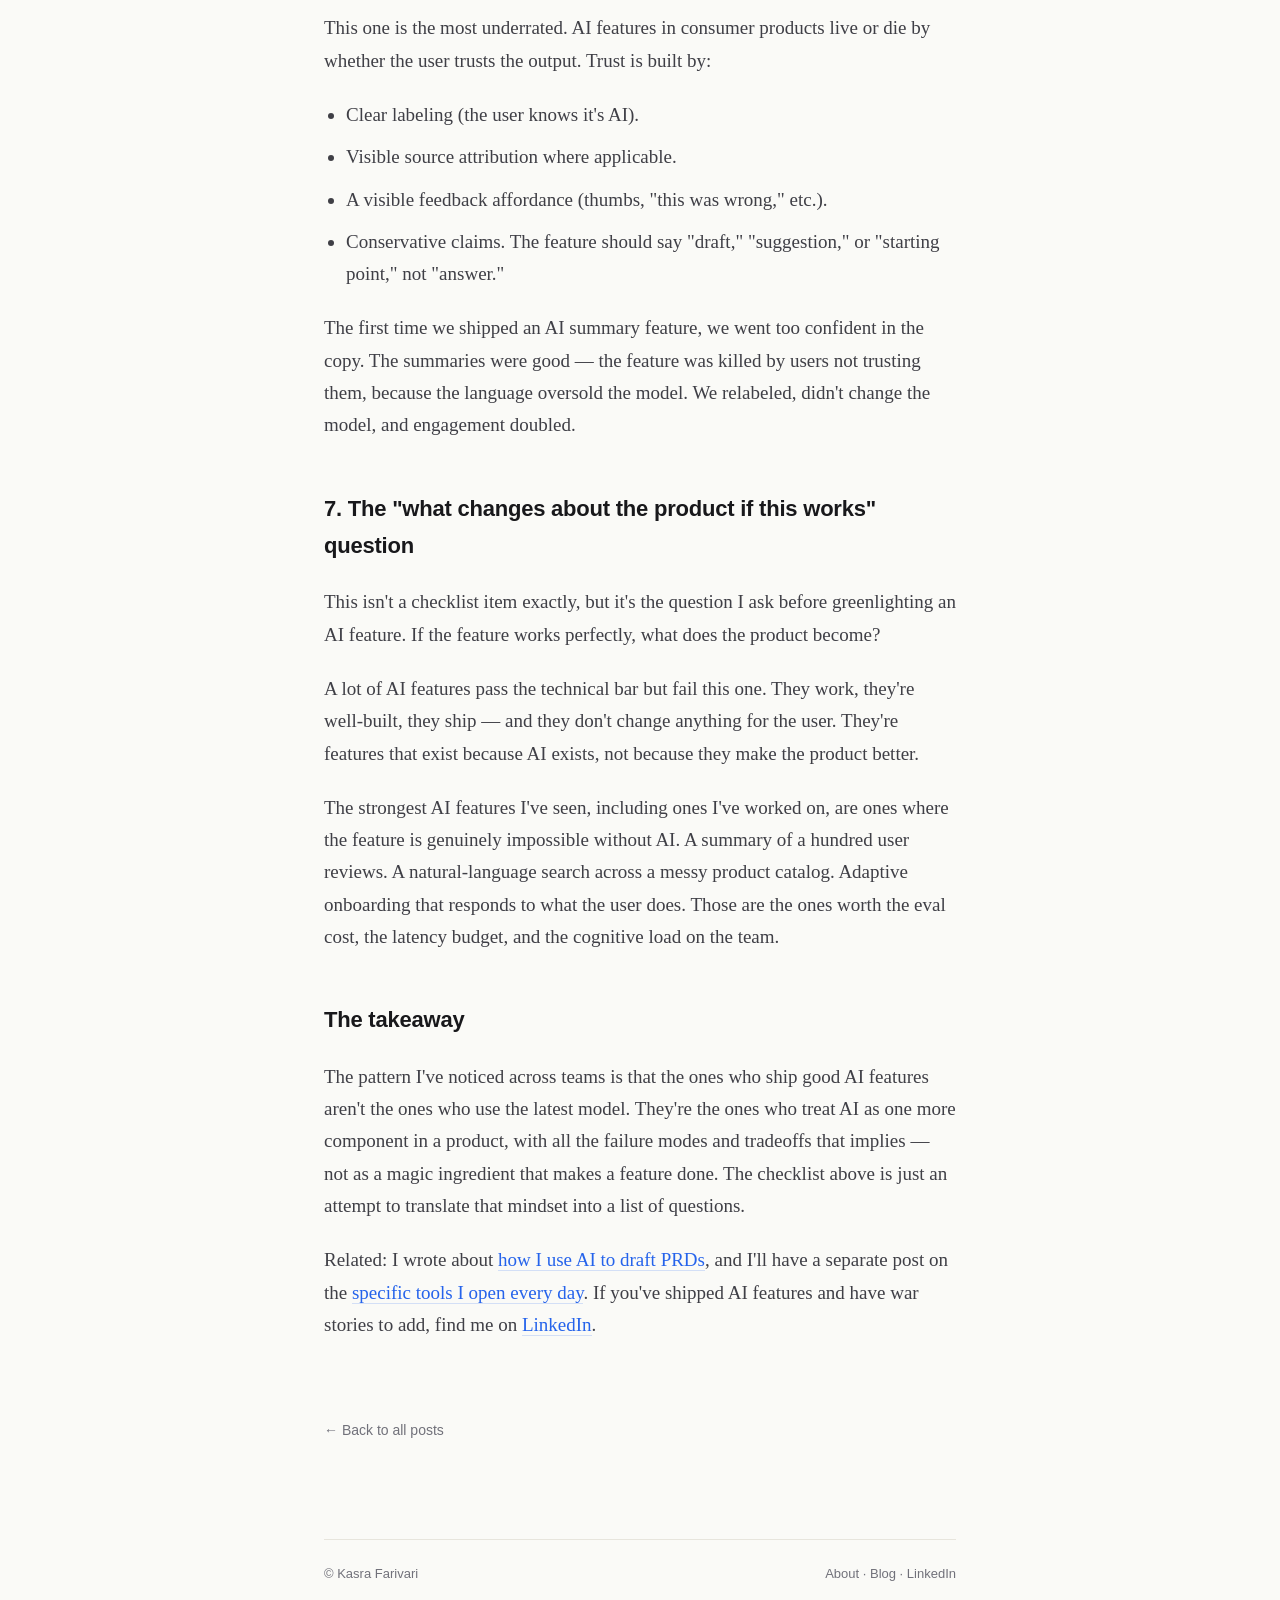
<file: blog/evaluating-ai-features/index.html>
<!DOCTYPE html>
<html lang="en">
<head>
<meta charset="utf-8">
<meta name="viewport" content="width=device-width, initial-scale=1">
<title>What I look for when evaluating AI features as a PM — Kasra Farivari</title>
<meta name="description" content="The checklist I run through before greenlighting an AI feature — latency, hallucination tolerance, fallback, eval cost, and the question that kills most pitches.">
<link rel="canonical" href="https://kasrafarivari.org/blog/evaluating-ai-features/">
<meta property="og:type" content="article">
<meta property="og:title" content="What I look for when evaluating AI features as a PM">
<meta property="og:description" content="The checklist I run through before greenlighting an AI feature.">
<meta property="og:url" content="https://kasrafarivari.org/blog/evaluating-ai-features/">
<meta property="article:published_time" content="2026-04-08">
<meta property="article:author" content="Kasra Farivari">
<link rel="stylesheet" href="/style.css">
<script type="application/ld+json">
{
  "@context": "https://schema.org",
  "@type": "BlogPosting",
  "headline": "What I look for when evaluating AI features as a PM",
  "datePublished": "2026-04-08",
  "dateModified": "2026-04-08",
  "author": { "@type": "Person", "name": "Kasra Farivari", "url": "https://kasrafarivari.org/" },
  "publisher": { "@type": "Person", "name": "Kasra Farivari" },
  "mainEntityOfPage": "https://kasrafarivari.org/blog/evaluating-ai-features/",
  "url": "https://kasrafarivari.org/blog/evaluating-ai-features/",
  "description": "A practical checklist for evaluating AI features in consumer products."
}
</script>
</head>
<body>
<div class="container">

<header class="site">
  <div class="nav">
    <a href="/" class="brand">Kasra Farivari</a>
    <nav>
      <a href="/">About</a>
      <a href="/blog/">Blog</a>
      <a href="https://www.linkedin.com/in/kasrafarivari">LinkedIn</a>
    </nav>
  </div>
</header>

<main>
<article class="post">
<header class="post-header">
  <h1>What I look for when evaluating AI features as a PM</h1>
  <div class="post-meta">By Kasra Farivari · April 8, 2026 · 6 min read</div>
</header>

<p>There's a gap between how AI features get talked about externally and how they get talked about internally. Externally, the conversation is all about capability and "AI-powered." Internally, on a real product team, the conversation is mostly about failure modes.</p>

<p>Most of the AI features that ship in consumer products today — and certainly the ones I've been involved in — get debated in the same handful of dimensions, every time. This post is the checklist I run through when I'm evaluating whether an AI feature is ready to ship, plus a few of the questions I've learned to ask early.</p>

<p>It's not exhaustive, and it's biased toward consumer mobile, which is what I work on. But the structure should travel.</p>

<h2>1. Latency</h2>

<p>This is the first question I ask, because it's almost always the most underestimated. A model call that takes 2 seconds in the lab takes 4 in production with cold-start, network variance, and queueing. A 4-second response in a consumer mobile context is the difference between "magical" and "broken."</p>

<p>Things I've learned to ask:</p>
<ul>
<li>What's the p50, p95, and p99 latency? Lab numbers are usually p50 — make sure you know the tail.</li>
<li>What does the user see during that latency? "Loading" spinners drop conversion fast.</li>
<li>Can the response be streamed? Streaming buys real perceived-latency wins.</li>
</ul>

<h2>2. Hallucination tolerance</h2>

<p>Different features tolerate different amounts of model confabulation. A creative-writing assistant is allowed to make things up; a customer service bot answering account questions is not. I categorize features into three buckets:</p>

<ul>
<li><strong>Zero tolerance.</strong> The feature touches account state, financial data, legal information, or anything where a confident wrong answer harms the user.</li>
<li><strong>Bounded tolerance.</strong> The feature is augmentative — the user is the final arbiter — and a wrong answer wastes time but doesn't harm.</li>
<li><strong>High tolerance.</strong> Creative or generative use cases where "wrong" is in the eye of the user and they have other options.</li>
</ul>

<p>The bucket determines almost everything else: how much you spend on evals, what fallbacks you build, how prominent the AI labeling is.</p>

<h2>3. Fallback behavior</h2>

<p>When the model fails — and it will — what does the feature do? "Show an error" is a real answer, but rarely the right one. The good products have thought about this:</p>

<ul>
<li>Is there a non-AI version of the feature the user can fall back to?</li>
<li>If the model is slow or down, does the feature gracefully degrade or hard-fail?</li>
<li>If a user gets a bad result, is there an explicit feedback path?</li>
</ul>

<p>I push hard on this in design reviews. If the team can't tell me the fallback story in a sentence, the feature isn't ready.</p>

<h2>4. Eval coverage</h2>

<p>This is where teams get caught. Shipping an AI feature without an eval suite is like shipping a database feature without integration tests — it works in dev and breaks in ways you can't measure in prod.</p>

<p>What I look for:</p>
<ul>
<li>A test set of at least 100 inputs covering the realistic distribution.</li>
<li>Automated scoring on whatever dimension matters (correctness, refusal rate, tone, latency).</li>
<li>A way to re-run the eval when prompts change, models change, or data drifts.</li>
</ul>

<p>Eval cost is real. For a serious feature, the eval suite costs more to maintain than the feature itself. That's a budget conversation I have with engineering early.</p>

<h2>5. Cost per interaction</h2>

<p>Most teams know the per-call cost of the model they're using. Fewer have done the math on what that translates to at the feature's expected usage level. The math has surprised me twice in my career, both times badly.</p>

<p>The questions:</p>
<ul>
<li>What's the cost per request?</li>
<li>What's the expected request volume in the first month, third month, year one?</li>
<li>If usage 5x's, does the unit economics still work?</li>
</ul>

<p>I've killed two features at the spec stage because the per-user cost wouldn't pencil. Both times the engineer who'd built the prototype hadn't done the unit math.</p>

<h2>6. Trust signals</h2>

<p>This one is the most underrated. AI features in consumer products live or die by whether the user trusts the output. Trust is built by:</p>

<ul>
<li>Clear labeling (the user knows it's AI).</li>
<li>Visible source attribution where applicable.</li>
<li>A visible feedback affordance (thumbs, "this was wrong," etc.).</li>
<li>Conservative claims. The feature should say "draft," "suggestion," or "starting point," not "answer."</li>
</ul>

<p>The first time we shipped an AI summary feature, we went too confident in the copy. The summaries were good — the feature was killed by users not trusting them, because the language oversold the model. We relabeled, didn't change the model, and engagement doubled.</p>

<h2>7. The "what changes about the product if this works" question</h2>

<p>This isn't a checklist item exactly, but it's the question I ask before greenlighting an AI feature. If the feature works perfectly, what does the product become?</p>

<p>A lot of AI features pass the technical bar but fail this one. They work, they're well-built, they ship — and they don't change anything for the user. They're features that exist because AI exists, not because they make the product better.</p>

<p>The strongest AI features I've seen, including ones I've worked on, are ones where the feature is genuinely impossible without AI. A summary of a hundred user reviews. A natural-language search across a messy product catalog. Adaptive onboarding that responds to what the user does. Those are the ones worth the eval cost, the latency budget, and the cognitive load on the team.</p>

<h2>The takeaway</h2>

<p>The pattern I've noticed across teams is that the ones who ship good AI features aren't the ones who use the latest model. They're the ones who treat AI as one more component in a product, with all the failure modes and tradeoffs that implies — not as a magic ingredient that makes a feature done. The checklist above is just an attempt to translate that mindset into a list of questions.</p>

<p>Related: I wrote about <a href="/blog/how-i-use-ai-to-write-better-prds/">how I use AI to draft PRDs</a>, and I'll have a separate post on the <a href="/blog/ai-tools-i-use-every-day/">specific tools I open every day</a>. If you've shipped AI features and have war stories to add, find me on <a href="https://www.linkedin.com/in/kasrafarivari">LinkedIn</a>.</p>

</article>

<a class="back-link" href="/blog/">← Back to all posts</a>

</main>

<footer class="site">
  <div>© Kasra Farivari</div>
  <div><a href="/">About</a> · <a href="/blog/">Blog</a> · <a href="https://www.linkedin.com/in/kasrafarivari">LinkedIn</a></div>
</footer>

</div>
</body>
</html>
</file>
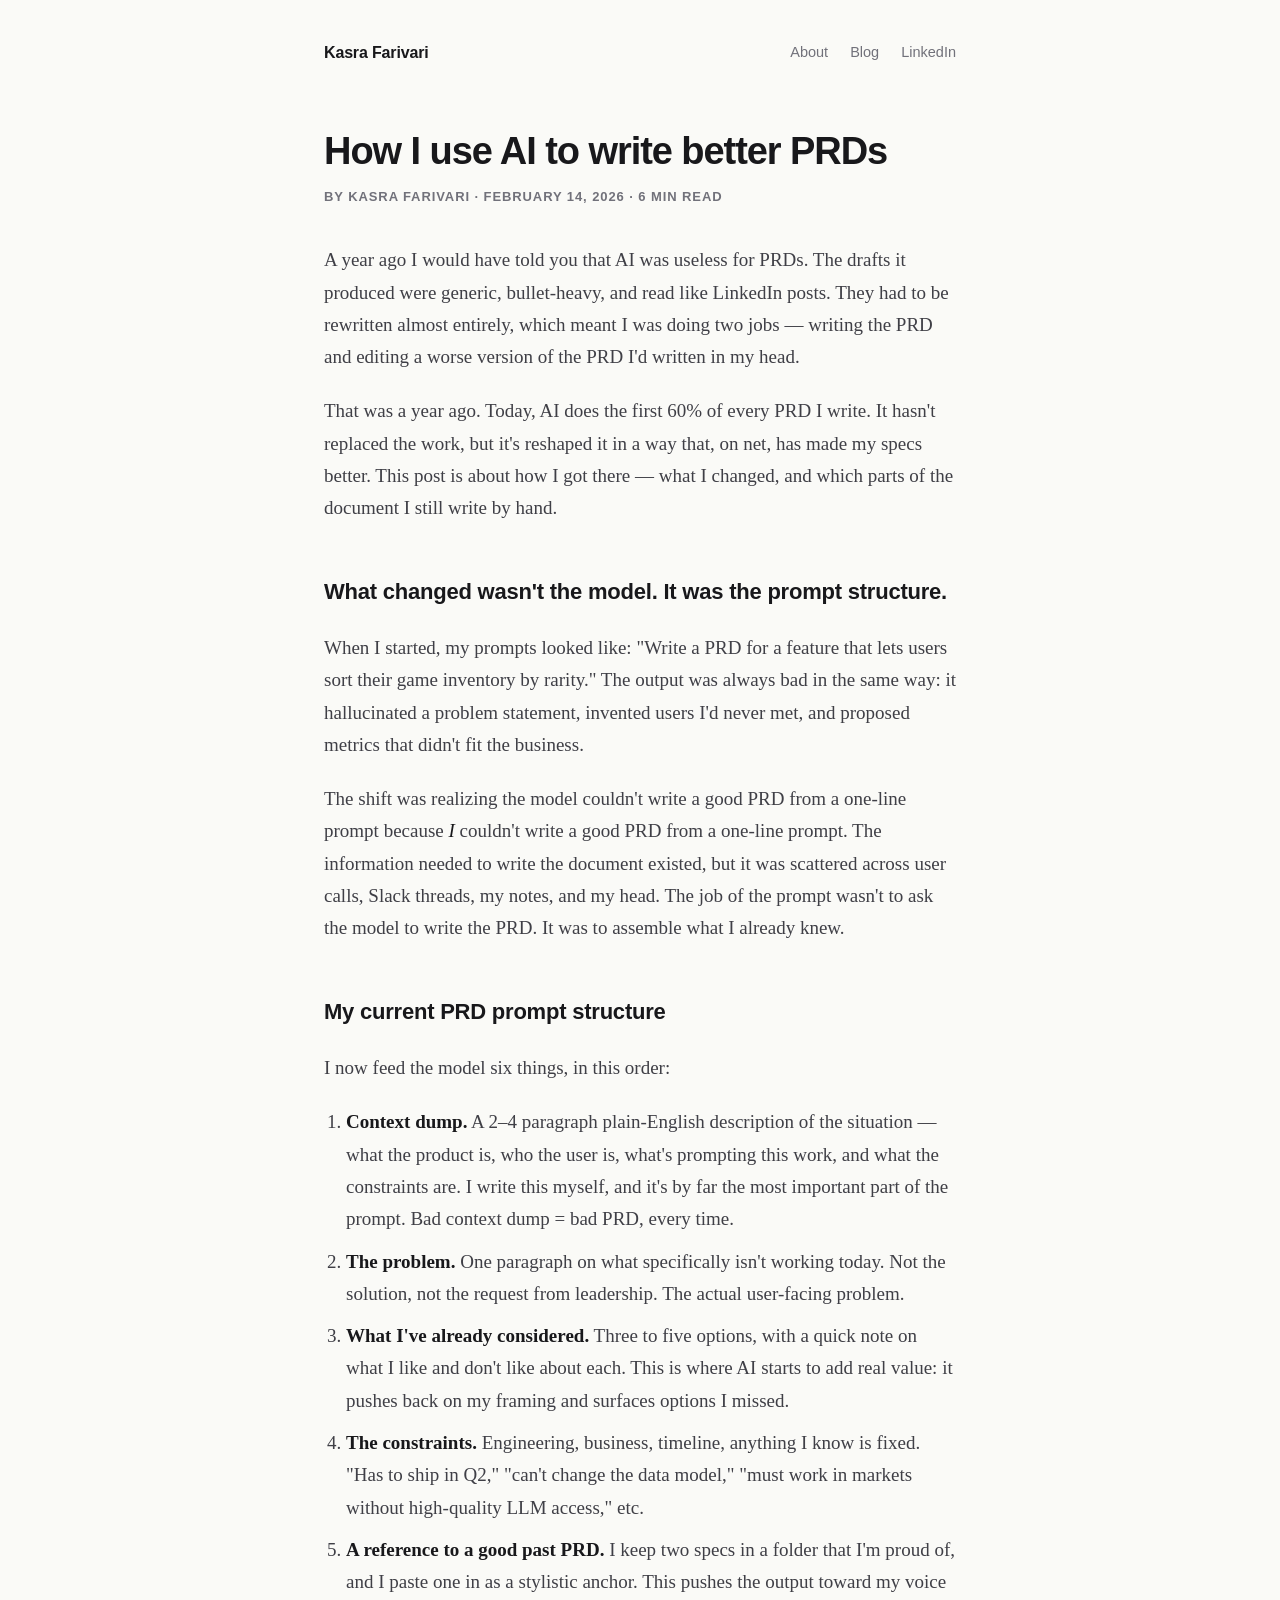
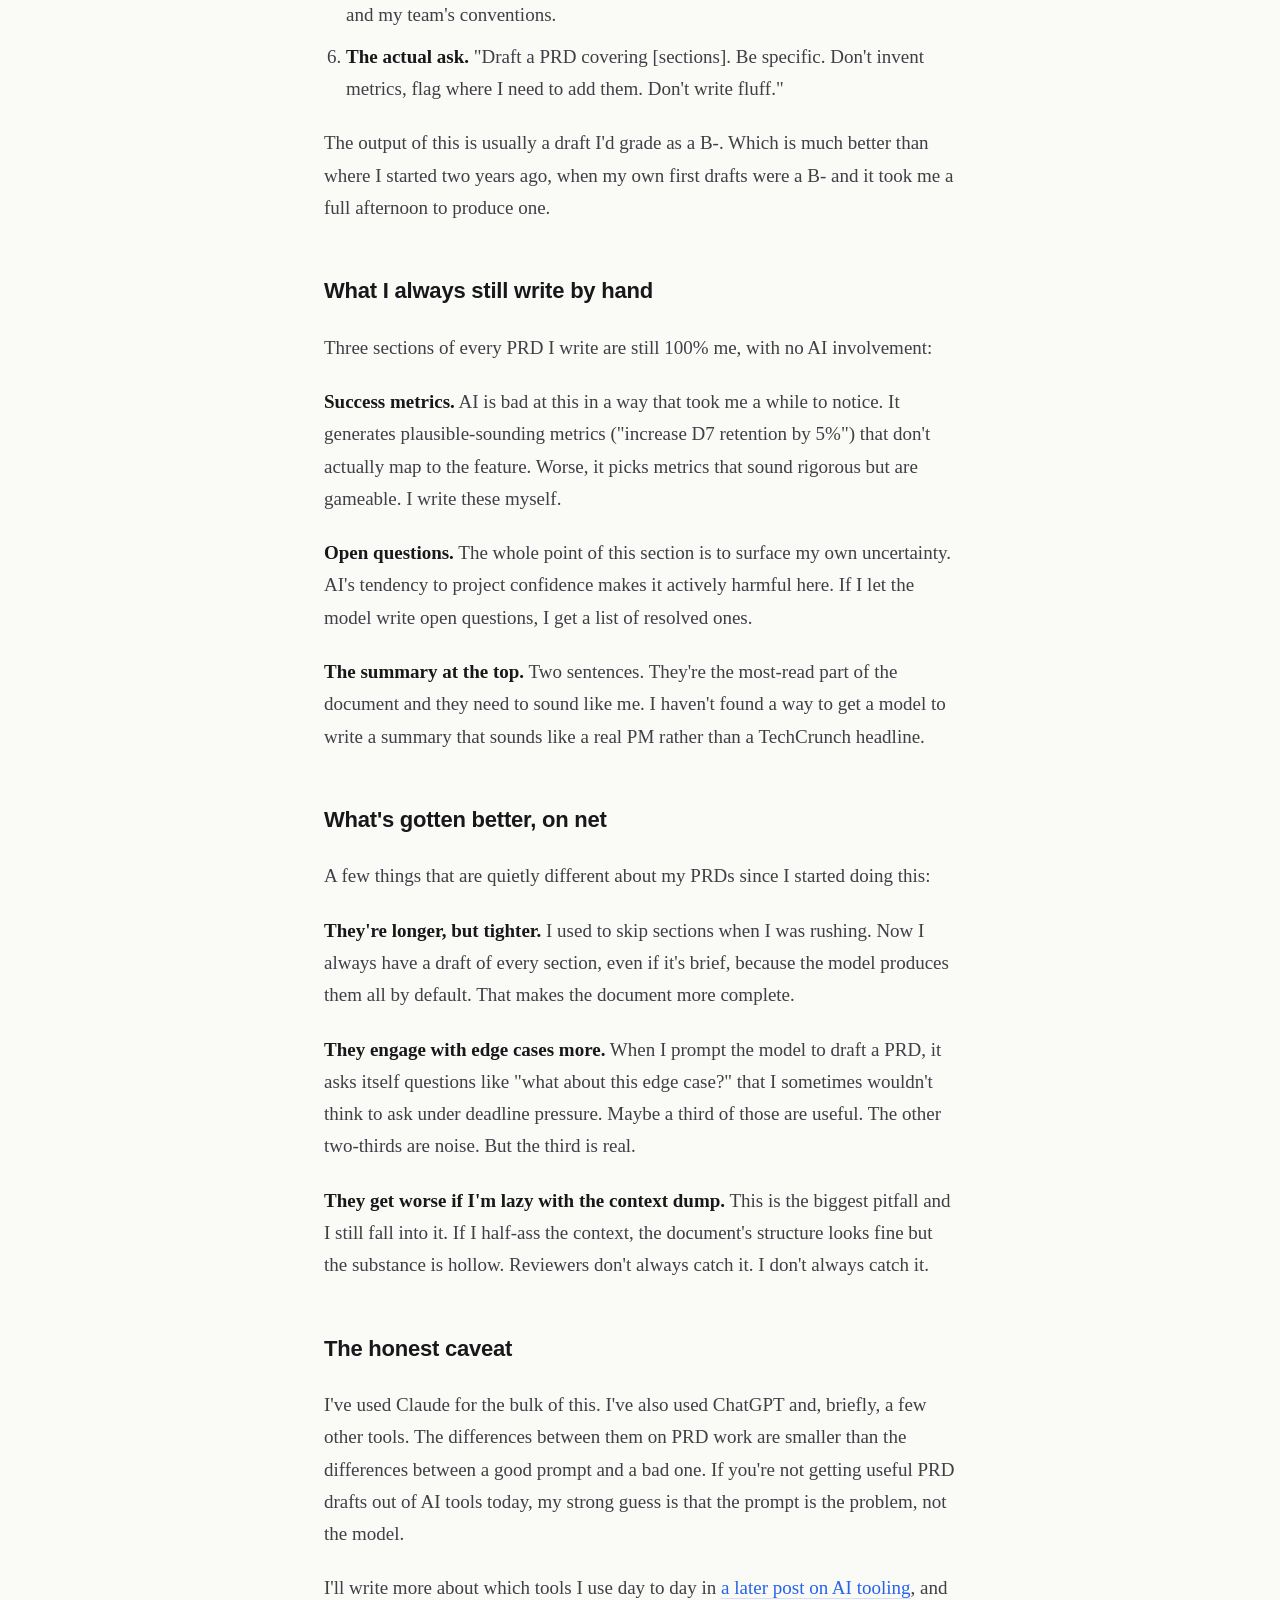
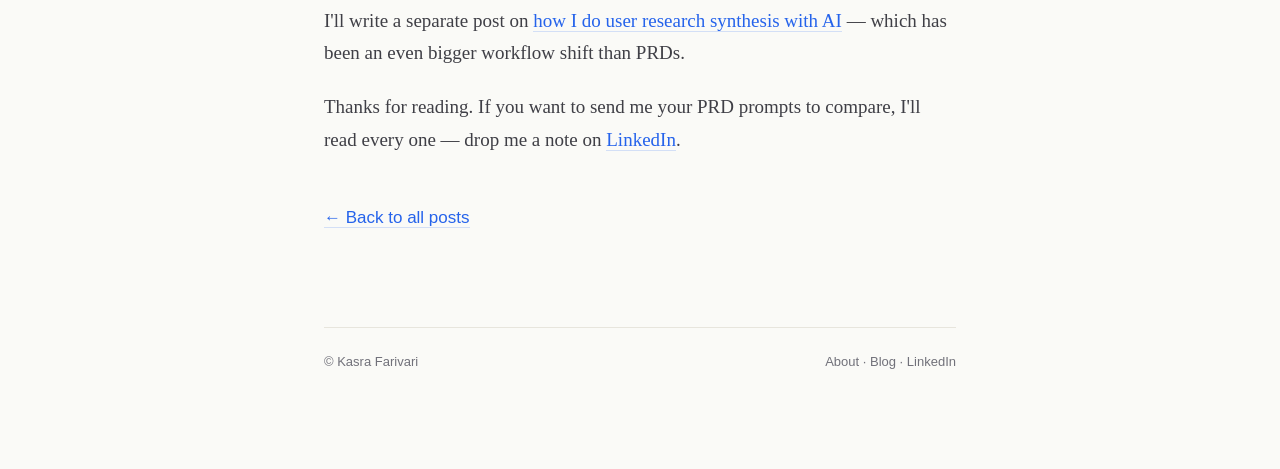
<file: blog/how-i-use-ai-to-write-better-prds/index.html>
<!DOCTYPE html>
<html lang="en">
<head>
<meta charset="utf-8">
<meta name="viewport" content="width=device-width, initial-scale=1">
<title>How I use AI to write better PRDs — Kasra Farivari</title>
<meta name="description" content="A year ago I'd have told you AI was useless for PRDs. Today it does the first 60% of every PRD I write. Here's the prompt structure that changed it.">
<link rel="canonical" href="https://kasrafarivari.org/blog/how-i-use-ai-to-write-better-prds/">
<meta property="og:type" content="article">
<meta property="og:title" content="How I use AI to write better PRDs">
<meta property="og:description" content="The prompt structure that turned AI from useless to indispensable for product specs.">
<meta property="og:url" content="https://kasrafarivari.org/blog/how-i-use-ai-to-write-better-prds/">
<meta property="article:published_time" content="2026-02-14">
<meta property="article:author" content="Kasra Farivari">
<link rel="stylesheet" href="/style.css">
<script type="application/ld+json">
{
  "@context": "https://schema.org",
  "@type": "BlogPosting",
  "headline": "How I use AI to write better PRDs",
  "datePublished": "2026-02-14",
  "dateModified": "2026-02-14",
  "author": {
    "@type": "Person",
    "name": "Kasra Farivari",
    "url": "https://kasrafarivari.org/"
  },
  "publisher": { "@type": "Person", "name": "Kasra Farivari" },
  "mainEntityOfPage": "https://kasrafarivari.org/blog/how-i-use-ai-to-write-better-prds/",
  "url": "https://kasrafarivari.org/blog/how-i-use-ai-to-write-better-prds/",
  "description": "A year ago I'd have told you AI was useless for PRDs. Today it does the first 60% of every PRD I write."
}
</script>
</head>
<body>
<div class="container">

<header class="site">
  <div class="nav">
    <a href="/" class="brand">Kasra Farivari</a>
    <nav>
      <a href="/">About</a>
      <a href="/blog/">Blog</a>
      <a href="https://www.linkedin.com/in/kasrafarivari">LinkedIn</a>
    </nav>
  </div>
</header>

<main>
<article class="post">
<header class="post-header">
  <h1>How I use AI to write better PRDs</h1>
  <div class="post-meta">By Kasra Farivari · February 14, 2026 · 6 min read</div>
</header>

<p>A year ago I would have told you that AI was useless for PRDs. The drafts it produced were generic, bullet-heavy, and read like LinkedIn posts. They had to be rewritten almost entirely, which meant I was doing two jobs — writing the PRD and editing a worse version of the PRD I'd written in my head.</p>

<p>That was a year ago. Today, AI does the first 60% of every PRD I write. It hasn't replaced the work, but it's reshaped it in a way that, on net, has made my specs better. This post is about how I got there — what I changed, and which parts of the document I still write by hand.</p>

<h2>What changed wasn't the model. It was the prompt structure.</h2>

<p>When I started, my prompts looked like: "Write a PRD for a feature that lets users sort their game inventory by rarity." The output was always bad in the same way: it hallucinated a problem statement, invented users I'd never met, and proposed metrics that didn't fit the business.</p>

<p>The shift was realizing the model couldn't write a good PRD from a one-line prompt because <em>I</em> couldn't write a good PRD from a one-line prompt. The information needed to write the document existed, but it was scattered across user calls, Slack threads, my notes, and my head. The job of the prompt wasn't to ask the model to write the PRD. It was to assemble what I already knew.</p>

<h2>My current PRD prompt structure</h2>

<p>I now feed the model six things, in this order:</p>

<ol>
<li><strong>Context dump.</strong> A 2–4 paragraph plain-English description of the situation — what the product is, who the user is, what's prompting this work, and what the constraints are. I write this myself, and it's by far the most important part of the prompt. Bad context dump = bad PRD, every time.</li>
<li><strong>The problem.</strong> One paragraph on what specifically isn't working today. Not the solution, not the request from leadership. The actual user-facing problem.</li>
<li><strong>What I've already considered.</strong> Three to five options, with a quick note on what I like and don't like about each. This is where AI starts to add real value: it pushes back on my framing and surfaces options I missed.</li>
<li><strong>The constraints.</strong> Engineering, business, timeline, anything I know is fixed. "Has to ship in Q2," "can't change the data model," "must work in markets without high-quality LLM access," etc.</li>
<li><strong>A reference to a good past PRD.</strong> I keep two specs in a folder that I'm proud of, and I paste one in as a stylistic anchor. This pushes the output toward my voice and my team's conventions.</li>
<li><strong>The actual ask.</strong> "Draft a PRD covering [sections]. Be specific. Don't invent metrics, flag where I need to add them. Don't write fluff."</li>
</ol>

<p>The output of this is usually a draft I'd grade as a B-. Which is much better than where I started two years ago, when my own first drafts were a B- and it took me a full afternoon to produce one.</p>

<h2>What I always still write by hand</h2>

<p>Three sections of every PRD I write are still 100% me, with no AI involvement:</p>

<p><strong>Success metrics.</strong> AI is bad at this in a way that took me a while to notice. It generates plausible-sounding metrics ("increase D7 retention by 5%") that don't actually map to the feature. Worse, it picks metrics that sound rigorous but are gameable. I write these myself.</p>

<p><strong>Open questions.</strong> The whole point of this section is to surface my own uncertainty. AI's tendency to project confidence makes it actively harmful here. If I let the model write open questions, I get a list of resolved ones.</p>

<p><strong>The summary at the top.</strong> Two sentences. They're the most-read part of the document and they need to sound like me. I haven't found a way to get a model to write a summary that sounds like a real PM rather than a TechCrunch headline.</p>

<h2>What's gotten better, on net</h2>

<p>A few things that are quietly different about my PRDs since I started doing this:</p>

<p><strong>They're longer, but tighter.</strong> I used to skip sections when I was rushing. Now I always have a draft of every section, even if it's brief, because the model produces them all by default. That makes the document more complete.</p>

<p><strong>They engage with edge cases more.</strong> When I prompt the model to draft a PRD, it asks itself questions like "what about this edge case?" that I sometimes wouldn't think to ask under deadline pressure. Maybe a third of those are useful. The other two-thirds are noise. But the third is real.</p>

<p><strong>They get worse if I'm lazy with the context dump.</strong> This is the biggest pitfall and I still fall into it. If I half-ass the context, the document's structure looks fine but the substance is hollow. Reviewers don't always catch it. I don't always catch it.</p>

<h2>The honest caveat</h2>

<p>I've used Claude for the bulk of this. I've also used ChatGPT and, briefly, a few other tools. The differences between them on PRD work are smaller than the differences between a good prompt and a bad one. If you're not getting useful PRD drafts out of AI tools today, my strong guess is that the prompt is the problem, not the model.</p>

<p>I'll write more about which tools I use day to day in <a href="/blog/ai-tools-i-use-every-day/">a later post on AI tooling</a>, and I'll write a separate post on <a href="/blog/ai-user-research-synthesis/">how I do user research synthesis with AI</a> — which has been an even bigger workflow shift than PRDs.</p>

<p>Thanks for reading. If you want to send me your PRD prompts to compare, I'll read every one — drop me a note on <a href="https://www.linkedin.com/in/kasrafarivari">LinkedIn</a>.</p>

</article>

<p style="margin-top:48px;"><a href="/blog/">← Back to all posts</a></p>

</main>

<footer class="site">
  <div>© Kasra Farivari</div>
  <div><a href="/">About</a> · <a href="/blog/">Blog</a> · <a href="https://www.linkedin.com/in/kasrafarivari">LinkedIn</a></div>
</footer>

</div>
</body>
</html>
</file>
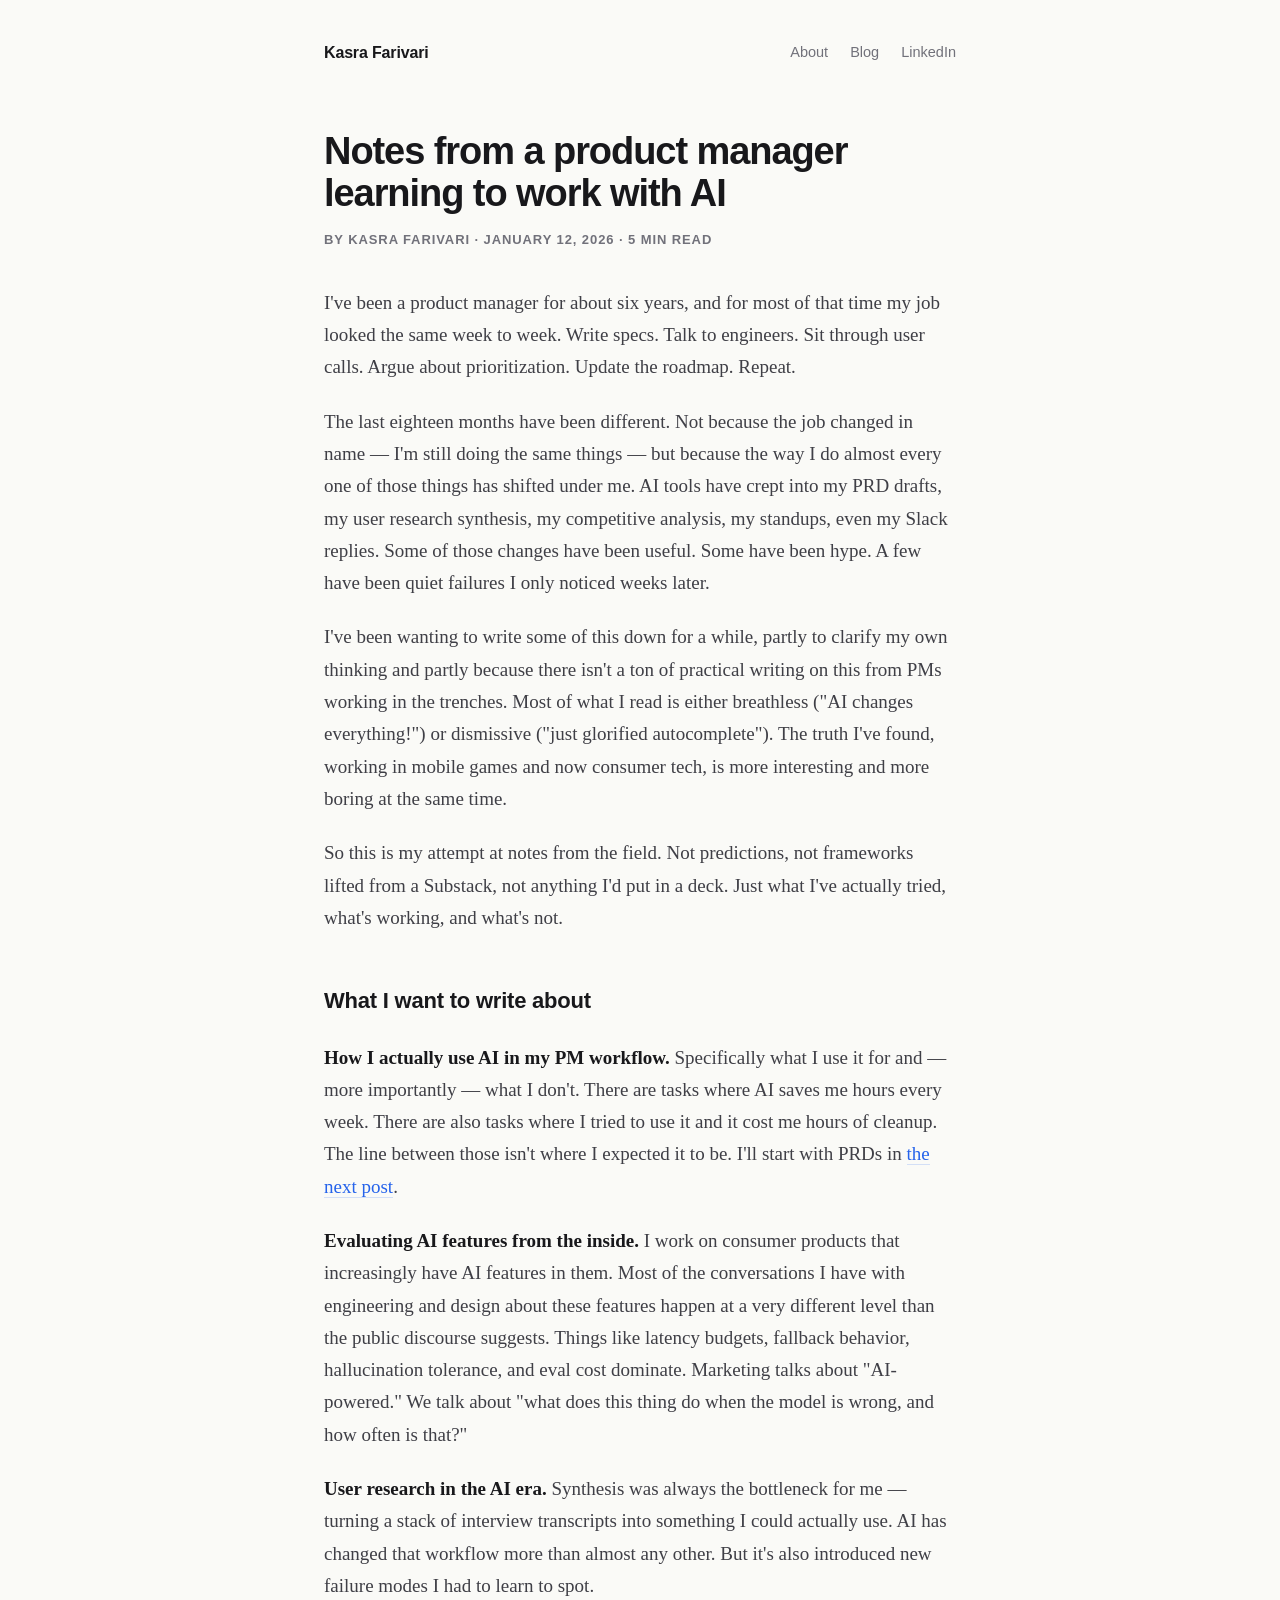
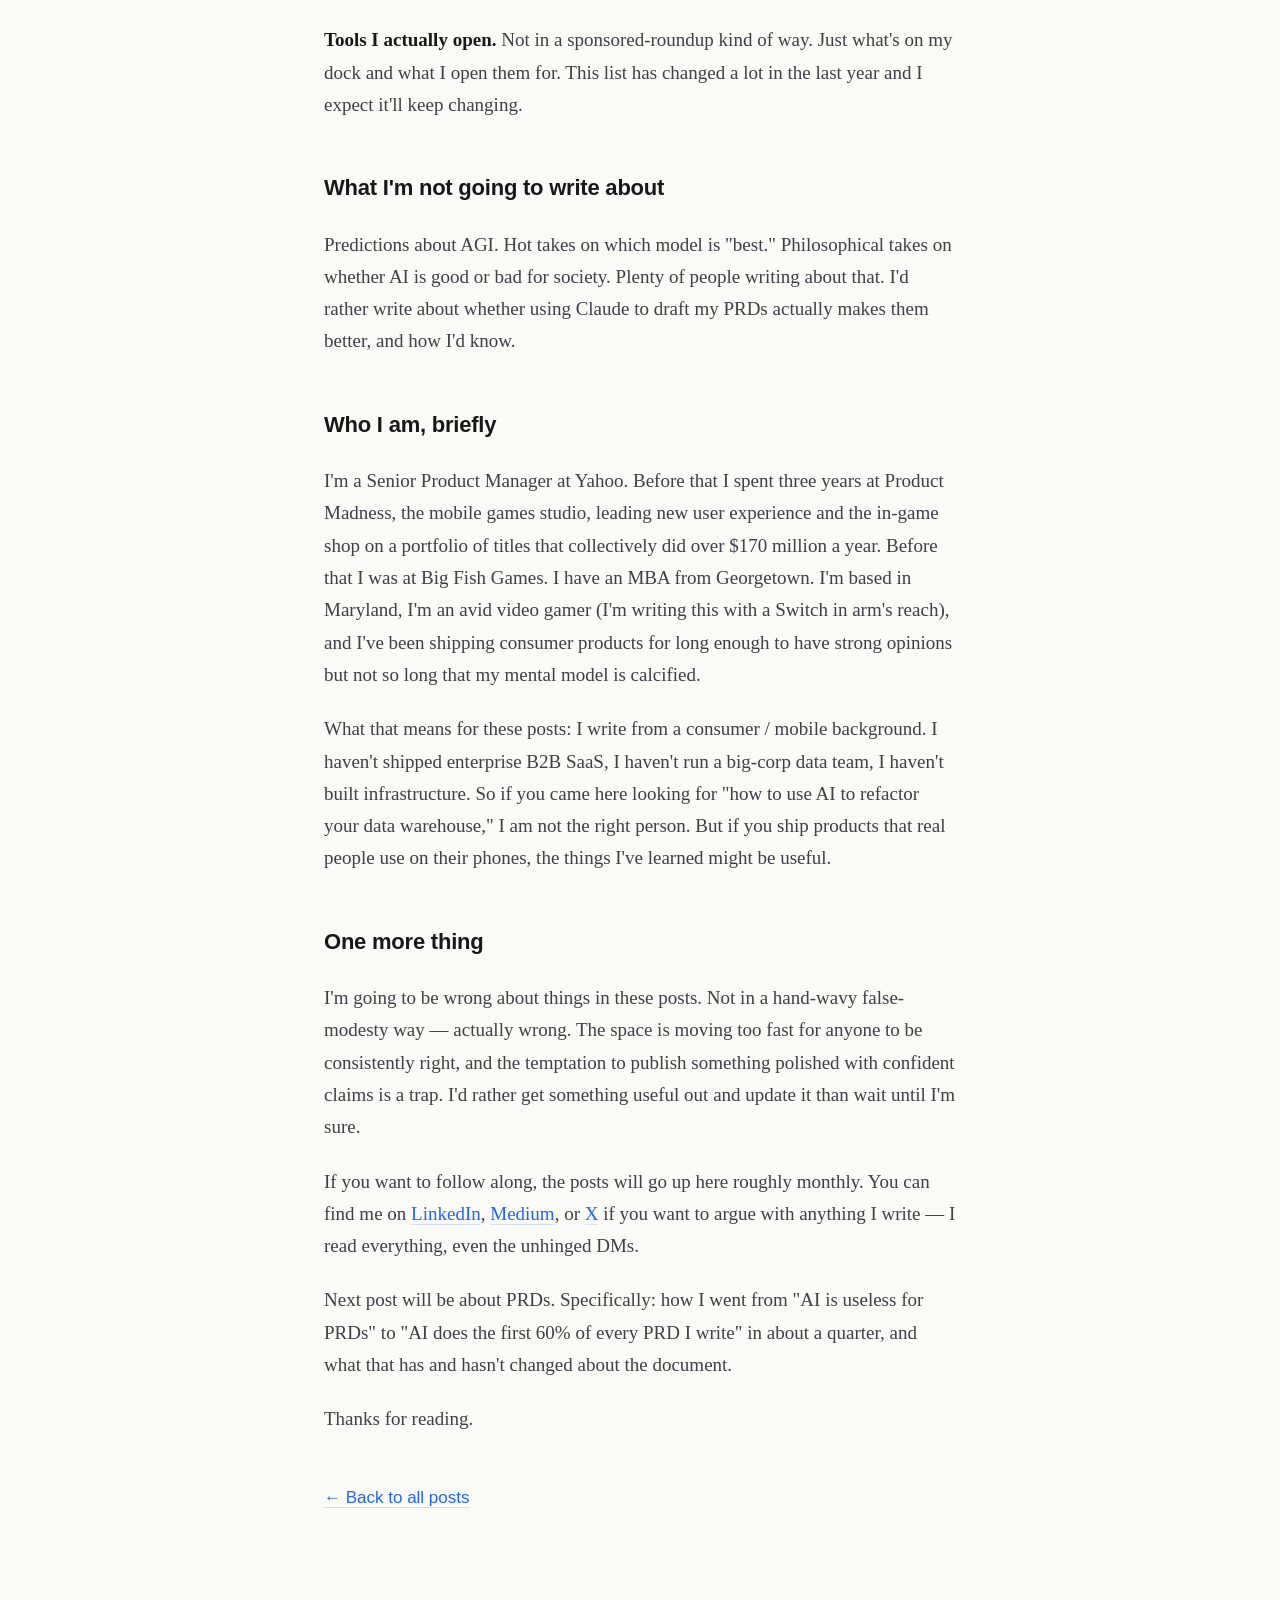
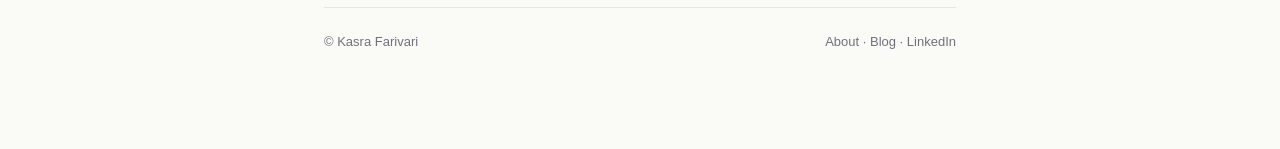
<file: blog/notes-from-a-pm-learning-ai/index.html>
<!DOCTYPE html>
<html lang="en">
<head>
<meta charset="utf-8">
<meta name="viewport" content="width=device-width, initial-scale=1">
<title>Notes from a product manager learning to work with AI — Kasra Farivari</title>
<meta name="description" content="Why I'm starting this blog, what I'll write about, and a quick word on who I am and why my view might be useful.">
<link rel="canonical" href="https://kasrafarivari.org/blog/notes-from-a-pm-learning-ai/">
<meta property="og:type" content="article">
<meta property="og:title" content="Notes from a product manager learning to work with AI">
<meta property="og:description" content="Why I'm starting this blog, what I'll write about, and who I am.">
<meta property="og:url" content="https://kasrafarivari.org/blog/notes-from-a-pm-learning-ai/">
<meta property="article:published_time" content="2026-01-12">
<meta property="article:author" content="Kasra Farivari">
<link rel="stylesheet" href="/style.css">
<script type="application/ld+json">
{
  "@context": "https://schema.org",
  "@type": "BlogPosting",
  "headline": "Notes from a product manager learning to work with AI",
  "datePublished": "2026-01-12",
  "dateModified": "2026-01-12",
  "author": {
    "@type": "Person",
    "name": "Kasra Farivari",
    "url": "https://kasrafarivari.org/"
  },
  "publisher": {
    "@type": "Person",
    "name": "Kasra Farivari"
  },
  "mainEntityOfPage": "https://kasrafarivari.org/blog/notes-from-a-pm-learning-ai/",
  "url": "https://kasrafarivari.org/blog/notes-from-a-pm-learning-ai/",
  "description": "Why I'm starting this blog, what I'll write about, and a quick word on who I am and why my view might be useful."
}
</script>
</head>
<body>
<div class="container">

<header class="site">
  <div class="nav">
    <a href="/" class="brand">Kasra Farivari</a>
    <nav>
      <a href="/">About</a>
      <a href="/blog/">Blog</a>
      <a href="https://www.linkedin.com/in/kasrafarivari">LinkedIn</a>
    </nav>
  </div>
</header>

<main>
<article class="post">
<header class="post-header">
  <h1>Notes from a product manager learning to work with AI</h1>
  <div class="post-meta">By Kasra Farivari · January 12, 2026 · 5 min read</div>
</header>

<p>I've been a product manager for about six years, and for most of that time my job looked the same week to week. Write specs. Talk to engineers. Sit through user calls. Argue about prioritization. Update the roadmap. Repeat.</p>

<p>The last eighteen months have been different. Not because the job changed in name — I'm still doing the same things — but because the way I do almost every one of those things has shifted under me. AI tools have crept into my PRD drafts, my user research synthesis, my competitive analysis, my standups, even my Slack replies. Some of those changes have been useful. Some have been hype. A few have been quiet failures I only noticed weeks later.</p>

<p>I've been wanting to write some of this down for a while, partly to clarify my own thinking and partly because there isn't a ton of practical writing on this from PMs working in the trenches. Most of what I read is either breathless ("AI changes everything!") or dismissive ("just glorified autocomplete"). The truth I've found, working in mobile games and now consumer tech, is more interesting and more boring at the same time.</p>

<p>So this is my attempt at notes from the field. Not predictions, not frameworks lifted from a Substack, not anything I'd put in a deck. Just what I've actually tried, what's working, and what's not.</p>

<h2>What I want to write about</h2>

<p><strong>How I actually use AI in my PM workflow.</strong> Specifically what I use it for and — more importantly — what I don't. There are tasks where AI saves me hours every week. There are also tasks where I tried to use it and it cost me hours of cleanup. The line between those isn't where I expected it to be. I'll start with PRDs in <a href="/blog/how-i-use-ai-to-write-better-prds/">the next post</a>.</p>

<p><strong>Evaluating AI features from the inside.</strong> I work on consumer products that increasingly have AI features in them. Most of the conversations I have with engineering and design about these features happen at a very different level than the public discourse suggests. Things like latency budgets, fallback behavior, hallucination tolerance, and eval cost dominate. Marketing talks about "AI-powered." We talk about "what does this thing do when the model is wrong, and how often is that?"</p>

<p><strong>User research in the AI era.</strong> Synthesis was always the bottleneck for me — turning a stack of interview transcripts into something I could actually use. AI has changed that workflow more than almost any other. But it's also introduced new failure modes I had to learn to spot.</p>

<p><strong>Tools I actually open.</strong> Not in a sponsored-roundup kind of way. Just what's on my dock and what I open them for. This list has changed a lot in the last year and I expect it'll keep changing.</p>

<h2>What I'm not going to write about</h2>

<p>Predictions about AGI. Hot takes on which model is "best." Philosophical takes on whether AI is good or bad for society. Plenty of people writing about that. I'd rather write about whether using Claude to draft my PRDs actually makes them better, and how I'd know.</p>

<h2>Who I am, briefly</h2>

<p>I'm a Senior Product Manager at Yahoo. Before that I spent three years at Product Madness, the mobile games studio, leading new user experience and the in-game shop on a portfolio of titles that collectively did over $170 million a year. Before that I was at Big Fish Games. I have an MBA from Georgetown. I'm based in Maryland, I'm an avid video gamer (I'm writing this with a Switch in arm's reach), and I've been shipping consumer products for long enough to have strong opinions but not so long that my mental model is calcified.</p>

<p>What that means for these posts: I write from a consumer / mobile background. I haven't shipped enterprise B2B SaaS, I haven't run a big-corp data team, I haven't built infrastructure. So if you came here looking for "how to use AI to refactor your data warehouse," I am not the right person. But if you ship products that real people use on their phones, the things I've learned might be useful.</p>

<h2>One more thing</h2>

<p>I'm going to be wrong about things in these posts. Not in a hand-wavy false-modesty way — actually wrong. The space is moving too fast for anyone to be consistently right, and the temptation to publish something polished with confident claims is a trap. I'd rather get something useful out and update it than wait until I'm sure.</p>

<p>If you want to follow along, the posts will go up here roughly monthly. You can find me on <a href="https://www.linkedin.com/in/kasrafarivari">LinkedIn</a>, <a href="https://kasrafarivari.medium.com/">Medium</a>, or <a href="https://x.com/kasrafarivari">X</a> if you want to argue with anything I write — I read everything, even the unhinged DMs.</p>

<p>Next post will be about PRDs. Specifically: how I went from "AI is useless for PRDs" to "AI does the first 60% of every PRD I write" in about a quarter, and what that has and hasn't changed about the document.</p>

<p>Thanks for reading.</p>

</article>

<p style="margin-top:48px;"><a href="/blog/">← Back to all posts</a></p>

</main>

<footer class="site">
  <div>© Kasra Farivari</div>
  <div><a href="/">About</a> · <a href="/blog/">Blog</a> · <a href="https://www.linkedin.com/in/kasrafarivari">LinkedIn</a></div>
</footer>

</div>
</body>
</html>
</file>
<file: style.css>
:root {
  --text: #18181b;
  --text-soft: #3f3f46;
  --muted: #71717a;
  --accent: #2563eb;
  --accent-soft: rgba(37, 99, 235, 0.18);
  --bg: #fafaf7;
  --card: #ffffff;
  --rule: #e7e5dd;
  --shadow: 0 1px 2px rgba(20, 20, 20, 0.04), 0 4px 16px rgba(20, 20, 20, 0.04);
  --serif: "Iowan Old Style", "Charter", "Apple Garamond", Georgia, "Times New Roman", serif;
  --sans: -apple-system, BlinkMacSystemFont, "Inter", "Segoe UI", Helvetica, Arial, sans-serif;
  --mono: ui-monospace, SFMono-Regular, "SF Mono", Menlo, Consolas, monospace;
  --max: 680px;
  --radius: 10px;
}

@media (prefers-color-scheme: dark) {
  :root {
    --text: #f4f4f5;
    --text-soft: #d4d4d8;
    --muted: #a1a1aa;
    --accent: #60a5fa;
    --accent-soft: rgba(96, 165, 250, 0.22);
    --bg: #0c0c0d;
    --card: #161618;
    --rule: #26262a;
    --shadow: 0 1px 2px rgba(0, 0, 0, 0.4), 0 4px 16px rgba(0, 0, 0, 0.25);
  }
}

* { box-sizing: border-box; }
html { -webkit-text-size-adjust: 100%; scroll-behavior: smooth; }

body {
  font-family: var(--sans);
  font-size: 17px;
  line-height: 1.6;
  color: var(--text);
  background: var(--bg);
  margin: 0;
  -webkit-font-smoothing: antialiased;
  -moz-osx-font-smoothing: grayscale;
  font-feature-settings: "kern", "liga", "calt";
  text-rendering: optimizeLegibility;
}

.container {
  max-width: var(--max);
  margin: 0 auto;
  padding: 40px 24px 96px;
}

/* ---- header / nav ---- */

header.site {
  margin-bottom: 64px;
}

header.site .nav {
  display: flex;
  justify-content: space-between;
  align-items: center;
  gap: 24px;
}

header.site a.brand {
  font-family: var(--sans);
  font-weight: 700;
  font-size: 16px;
  color: var(--text);
  text-decoration: none;
  border-bottom: none;
  letter-spacing: -0.01em;
}

header.site nav {
  display: flex;
  gap: 22px;
  align-items: center;
}

header.site nav a {
  color: var(--muted);
  text-decoration: none;
  font-size: 14.5px;
  font-weight: 500;
  border-bottom: none;
  transition: color 0.15s ease;
}

header.site nav a:hover { color: var(--text); }

/* ---- typography ---- */

h1 {
  font-family: var(--sans);
  font-size: 42px;
  line-height: 1.08;
  letter-spacing: -0.028em;
  font-weight: 800;
  margin: 0 0 12px;
  color: var(--text);
}

h2 {
  font-family: var(--sans);
  font-size: 22px;
  font-weight: 700;
  letter-spacing: -0.01em;
  margin: 56px 0 14px;
  color: var(--text);
}

h3 {
  font-family: var(--sans);
  font-size: 17px;
  font-weight: 600;
  margin: 28px 0 6px;
  color: var(--text);
}

p { margin: 16px 0; color: var(--text-soft); }

strong { color: var(--text); font-weight: 600; }

a {
  color: var(--accent);
  text-decoration: none;
  border-bottom: 1px solid var(--accent-soft);
  transition: border-color 0.15s ease, color 0.15s ease;
}

a:hover { border-bottom-color: var(--accent); }

/* ---- hero ---- */

.hero {
  display: flex;
  align-items: center;
  gap: 22px;
  margin-bottom: 8px;
}

.hero img.headshot {
  width: 96px;
  height: 96px;
  border-radius: 50%;
  object-fit: cover;
  object-position: center 22%;
  flex-shrink: 0;
  box-shadow: var(--shadow);
  border: 1px solid var(--rule);
}

.hero .intro { min-width: 0; }

.hero .intro h1 {
  font-size: 36px;
  letter-spacing: -0.025em;
  margin: 0 0 6px;
}

.hero .tagline {
  color: var(--muted);
  font-size: 16px;
  margin: 0;
  font-weight: 500;
}

/* ---- pills ---- */

.pills {
  display: flex;
  gap: 8px;
  flex-wrap: wrap;
  margin: 24px 0 0;
}

.pill {
  display: inline-flex;
  align-items: center;
  gap: 6px;
  padding: 5px 11px;
  background: var(--card);
  border: 1px solid var(--rule);
  border-radius: 999px;
  font-size: 13px;
  color: var(--text-soft);
  font-weight: 500;
  letter-spacing: 0.005em;
}

.pill .dot {
  display: inline-block;
  width: 6px;
  height: 6px;
  border-radius: 50%;
  background: var(--accent);
}

/* ---- profile chip list ---- */

ul.profiles {
  list-style: none;
  padding: 0;
  margin: 16px 0 0;
  display: flex;
  flex-wrap: wrap;
  gap: 8px;
}

ul.profiles li { margin: 0; }

ul.profiles a {
  display: inline-block;
  padding: 8px 14px;
  background: var(--card);
  border: 1px solid var(--rule);
  border-radius: 8px;
  font-size: 14px;
  color: var(--text);
  font-weight: 500;
  text-decoration: none;
  border-bottom: 1px solid var(--rule);
  transition: all 0.15s ease;
}

ul.profiles a:hover {
  border-color: var(--accent);
  color: var(--accent);
  transform: translateY(-1px);
}

/* ---- post list ---- */

ul.posts { list-style: none; padding: 0; margin: 0; }

ul.posts li {
  padding: 24px 0;
  border-bottom: 1px solid var(--rule);
}

ul.posts li:last-child { border-bottom: none; }

ul.posts .post-title {
  display: block;
  font-family: var(--sans);
  font-size: 21px;
  font-weight: 700;
  letter-spacing: -0.018em;
  color: var(--text);
  text-decoration: none;
  border-bottom: none;
  margin-bottom: 6px;
  line-height: 1.3;
  transition: color 0.15s ease;
}

ul.posts .post-title:hover { color: var(--accent); }

ul.posts .post-meta {
  color: var(--muted);
  font-size: 12px;
  text-transform: uppercase;
  letter-spacing: 0.07em;
  font-weight: 600;
  margin-bottom: 8px;
}

ul.posts .post-excerpt {
  color: var(--text-soft);
  font-size: 15.5px;
  margin: 0;
  line-height: 1.55;
}

/* ---- single post (serif body) ---- */

article.post {
  font-family: var(--serif);
  font-size: 19px;
  line-height: 1.7;
}

article.post header.post-header {
  margin-bottom: 36px;
  padding-bottom: 0;
  border-bottom: none;
  font-family: var(--sans);
}

article.post header.post-header h1 {
  font-size: 38px;
  letter-spacing: -0.028em;
  line-height: 1.12;
  margin-bottom: 14px;
}

article.post .post-meta {
  color: var(--muted);
  font-size: 13px;
  text-transform: uppercase;
  letter-spacing: 0.07em;
  font-weight: 600;
}

article.post p {
  margin: 22px 0;
  color: var(--text-soft);
}

article.post h2 {
  font-family: var(--sans);
  font-size: 22px;
  margin: 48px 0 14px;
}

article.post h3 { font-family: var(--sans); }

article.post strong { color: var(--text); }

article.post em { color: var(--text); }

article.post ul, article.post ol {
  padding-left: 22px;
  margin: 20px 0;
}

article.post li {
  margin: 10px 0;
  color: var(--text-soft);
}

article.post a {
  color: var(--accent);
  border-bottom: 1px solid var(--accent-soft);
}

article.post blockquote {
  border-left: 3px solid var(--accent);
  padding-left: 20px;
  margin: 24px 0;
  color: var(--muted);
  font-style: italic;
}

/* ---- back link ---- */

.back-link {
  display: inline-block;
  margin-top: 56px;
  font-family: var(--sans);
  font-size: 14px;
  color: var(--muted);
  text-decoration: none;
  border-bottom: none;
  transition: color 0.15s ease;
}

.back-link:hover { color: var(--accent); }

/* ---- footer ---- */

footer.site {
  margin-top: 96px;
  padding-top: 24px;
  border-top: 1px solid var(--rule);
  color: var(--muted);
  font-size: 13px;
  display: flex;
  justify-content: space-between;
  flex-wrap: wrap;
  gap: 12px;
  font-family: var(--sans);
}

footer.site a {
  color: var(--muted);
  border-bottom: none;
}

footer.site a:hover { color: var(--text); }

/* ---- mobile ---- */

@media (max-width: 480px) {
  .container { padding: 28px 20px 64px; }
  header.site { margin-bottom: 44px; }
  header.site nav { gap: 14px; }
  header.site nav a { font-size: 14px; }
  h1 { font-size: 30px; }
  h2 { font-size: 20px; margin: 44px 0 12px; }
  .hero { flex-direction: column; align-items: flex-start; gap: 18px; }
  .hero img.headshot { width: 84px; height: 84px; }
  .hero .intro h1 { font-size: 30px; }
  article.post { font-size: 18px; }
  article.post header.post-header h1 { font-size: 28px; }
  ul.posts .post-title { font-size: 19px; }
}
</file>
